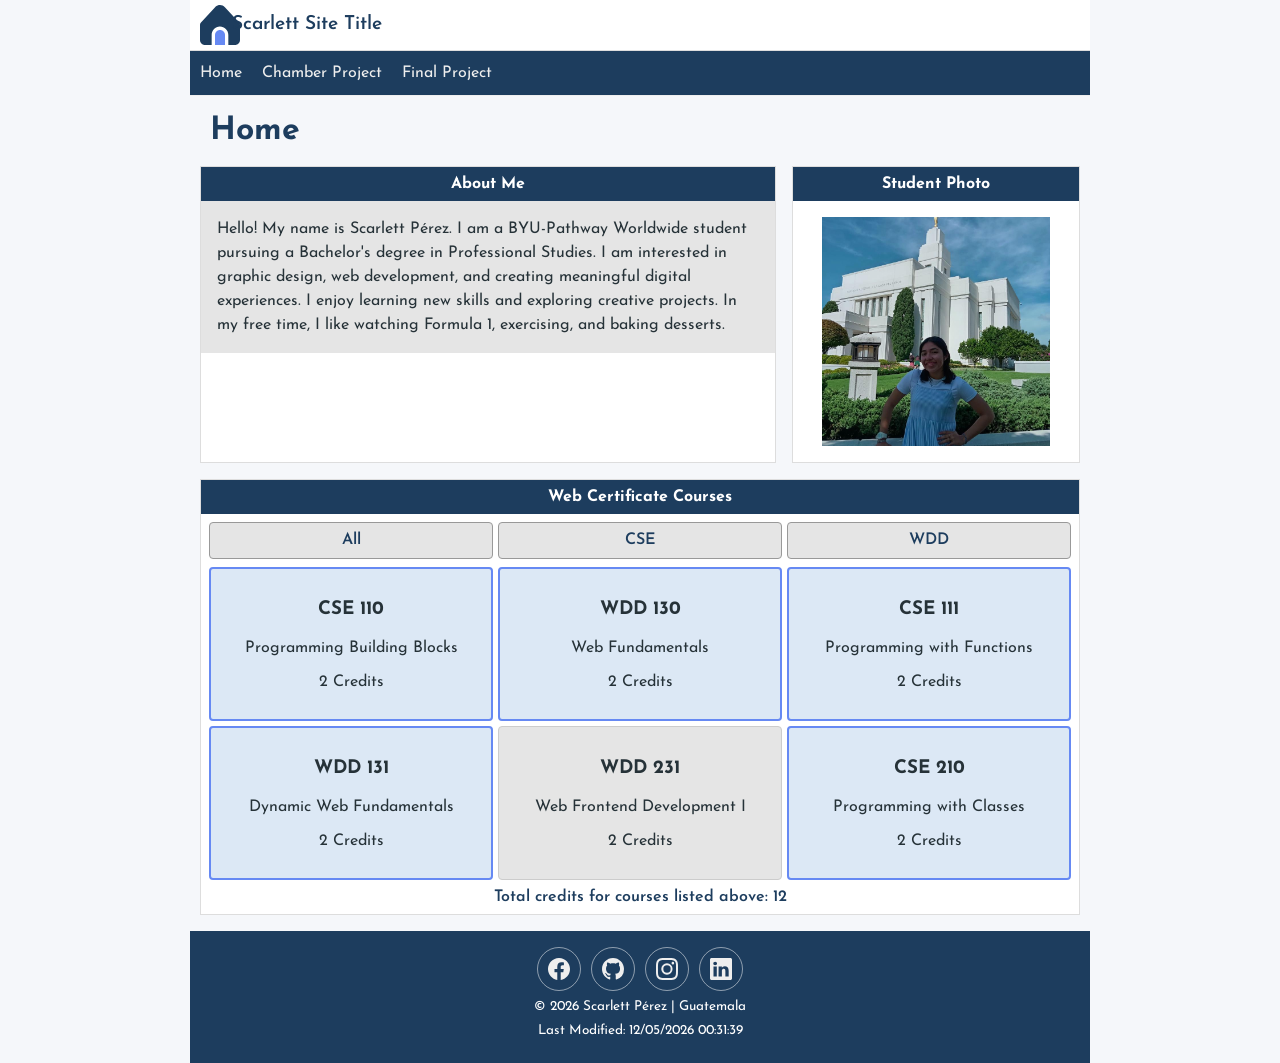
<file: index.html>
<!DOCTYPE html>
<html lang="en">
<head>
    <meta charset="UTF-8">
    <meta name="viewport" content="width=device-width, initial-scale=1.0">
    <title>WDD 231 | Scarlett Pérez</title>

    <meta name="description" content="Scarlett Pérez's WDD 231 course home page, featuring personal information and web development courses.">
    <meta name="author" content="Scarlett Pérez">

    <!-- Open Graph Meta Tags -->
    <meta property="og:title" content="WDD 231 | Scarlett Pérez">
    <meta property="og:description" content="Scarlett Pérez's WDD 231 course home page, featuring personal information and web development courses.">
    <meta property="og:image" content="https://scarperez.github.io/wdd231/images/profile.jpg">
    <meta property="og:url" content="https://scarperez.github.io/wdd231/index.html">
    <meta property="og:type" content="website">

    <!----------Favicon----------->
    <link rel="icon" href="favicon.ico">

    <!--Google Font Here-->
    <link rel="preconnect" href="https://fonts.googleapis.com">
    <link rel="preconnect" href="https://fonts.gstatic.com" crossorigin>
    <link href="https://fonts.googleapis.com/css2?family=Josefin+Sans:wght@300;400;600&display=swap" rel="stylesheet">

    <!-- Style Sheets Here-->
    <link rel="stylesheet" href="styles/normalize.css">
    <link rel="stylesheet" href="styles/small.css">
    <link rel="stylesheet" href="styles/large.css">
    
    <!---------JavaScript Files--------->
    <script src="scripts/navigation.js" defer></script>
    <script src="scripts/date.js" defer></script>
    <script src="scripts/course.js" defer></script>

</head>
<body>
    <header>
        <img src="images/home.svg" alt="Site Logo" width="16" height="16">
        <span>Scarlett Site Title</span>
        <button id="ham-btn" class="hamburger" 
            aria-label="Open navigation menu" 
            aria-controls="nav-bar" 
            aria-expanded="false">
        
        </button>
    </header>

    <nav id="nav-bar" class="navigation">
        <ul>
            <li class="current"><a href="#" aria-current="page">Home</a></li> 
            <li><a href="">Chamber Project</a></li>
            <li><a href="#">Final Project</a></li>
        </ul>

    </nav>

    <main>
        <h1>Home</h1>

        <!-- ABOUT ME AND STUDENT PHOTO -->
        <div class="home-grid">

            <section class="about">
                <h2>About Me</h2>

                <p>
                    Hello! My name is Scarlett Pérez. I am a BYU-Pathway
                    Worldwide student pursuing a Bachelor's degree in
                    Professional Studies. I am interested in graphic design,
                    web development, and creating meaningful digital
                    experiences. I enjoy learning new skills and exploring
                    creative projects. In my free time, I like watching
                    Formula 1, exercising, and baking desserts.
                </p>

            </section>

            <section class="photo">
                <h2>Student Photo</h2>

                <img src="images/profile.jpg"
                     alt="Portrait of Scarlett Pérez"
                     loading="lazy">

            </section>

            <dialog id="course-details"></dialog>

        </div>

        <!-- WEB CERTIFICATE COURSES -->
        <section class="courses">

            <h2>Web Certificate Courses</h2>

            <!-- COURSE FILTERS -->
            <div class="course-filters">

                <button id="all-btn" class="filter-btn" type="button">
                    All
                </button>

                <button id="cse-btn" class="filter-btn" type="button">
                    CSE
                </button>

                <button id="wdd-btn" class="filter-btn" type="button">
                    WDD
                </button>

            </div>

            <!-- COURSE CARDS -->
            <div id="course-container" class="course-container">

                <!-- JavaScript will generate course cards here -->

            </div>

            <!-- TOTAL CREDITS -->
            <p id="credit-total">
                Total credits for courses listed above: 0
            </p>

        </section>
    </main>
    <footer>
        <div class="social">
            <a href="https://www.facebook.com/share/1KMC8Wb4Wd/" target="_blank"><img src="images/facebook.svg" alt="Facebook Logo" width="16" height="16"></a>
            <a href="https://github.com/scarlett-perez" target="_blank"><img src="images/github.svg" alt="GitHub Logo" width="16" height="16"></a>
            <a href="https://www.instagram.com/scar_perez12?exln=am9xeTN2bjR5emhh" target="_blank"><img src="images/instagram.svg" alt="Instagram Logo" width="16" height="16"></a>
            <a href="https://www.linkedin.com/in/scarlett-pérez-1221ed04" target="_blank"><img src="images/linkedin.svg" alt="LinkedIn Logo" width="16" height="16"></a>   
        </div>

         <p>&copy; <span id="currentyear"></span> Scarlett Pérez | Guatemala</p>

        <p>Last Modified: <span id="lastModified"></span></p>

    </footer>
    
    
</body>
</html>
</file>
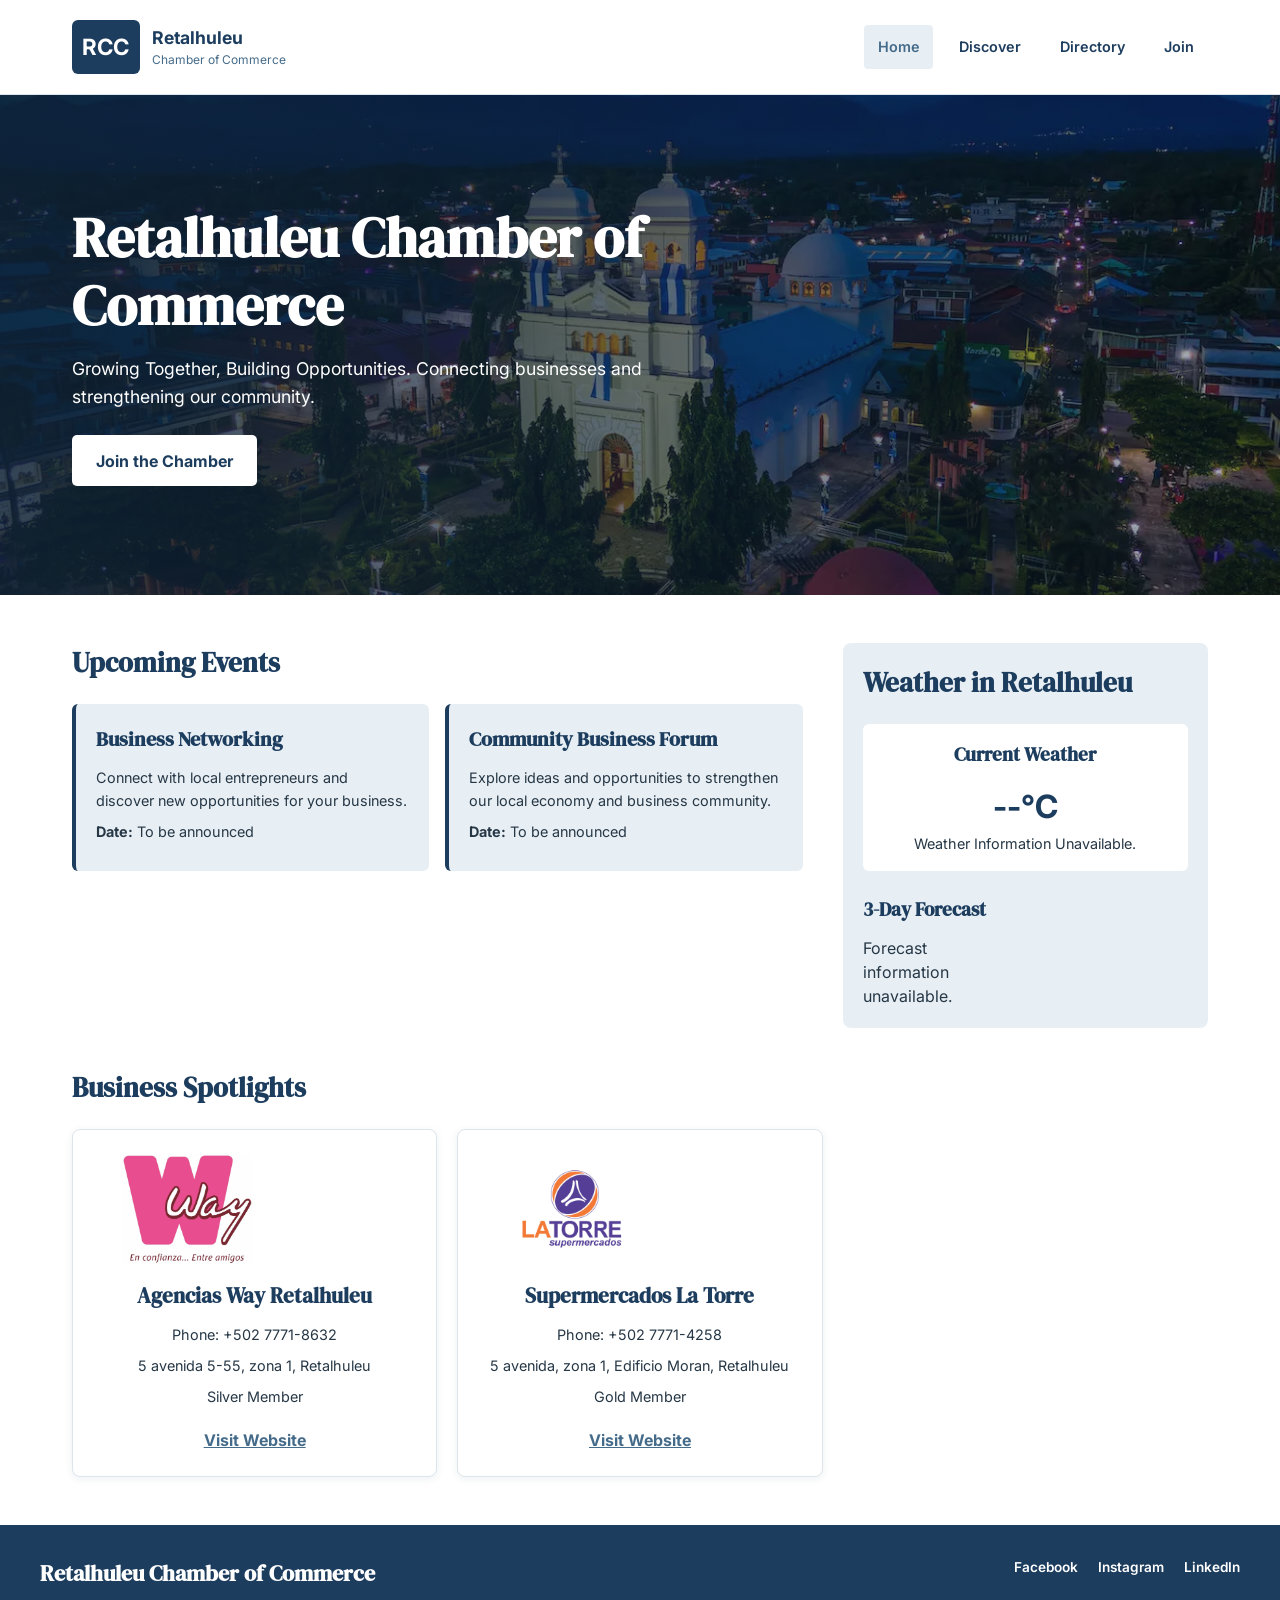
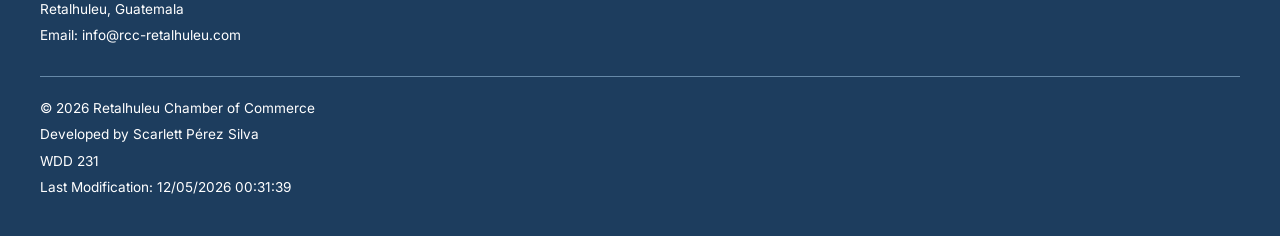
<file: chamber/index.html>
<!DOCTYPE html>
<html lang="en">
<head>
    <meta charset="UTF-8">
    <meta name="viewport" content="width=device-width, initial-scale=1.0">

    <meta name="description" content="Discover business opportunities, connect with local companies, and explore events at the Retalhuleu Chamber of Commerce in Guatemala.">
    <meta name="author" content="Scarlett Pérez Silva">

    <title>Home | Retalhuleu Chamber of Commerce</title>

    <!-- Open Graph Meta Tags -->
    <meta property="og:title" content="Welcome | Retalhuleu Chamber of Commerce">    <meta property="og:description" content="Connect with local businesses and discover opportunities in Retalhuleu, Guatemala.">
    <meta property="og:image" content="https://scarperez.github.io/wdd231/chamber/images/og-image.jpg">
    <meta property="og:url" content="https://scarperez.github.io/wdd231/chamber/index.html">
    <meta property="og:type" content="website">

    <!-- Favicon -->
    <link rel="icon" href="images/favicon.ico">

    <!-- Google Fonts -->
    <link rel="preconnect" href="https://fonts.googleapis.com">
    <link rel="preconnect" href="https://fonts.gstatic.com" crossorigin>
    <link href="https://fonts.googleapis.com/css2?family=DM+Serif+Display&family=Inter:wght@400;500;600;700&display=swap" rel="stylesheet">

    <!-- CSS -->
    <link rel="stylesheet" href="styles/normalize.css">
    <link rel="stylesheet" href="styles/small.css">
    <link rel="stylesheet" href="styles/larger.css">

    <!-- JavaScript -->
    <script src="scripts/main.js" defer></script>
</head>

<body>

    <!-- Header -->
    <header>
        <div class="header-container">

            <a href="index.html" class="brand">
                <span class="brand-acronym">RCC</span>

                <span class="brand-name">
                    <strong>Retalhuleu</strong>
                    <small>Chamber of Commerce</small>
                </span>
            </a>

            <nav class="main-navigation" aria-label="Main navigation">
                <ul>
                    <li>
                        <a href="index.html" aria-current="page">Home</a>
                    </li>

                    <li>
                        <a href="discover.html">Discover</a>
                    </li>

                    <li>
                        <a href="directory.html">Directory</a>
                    </li>

                    <li>
                        <a href="join.html">Join</a>
                    </li>
                </ul>
            </nav>

        </div>
    </header>

    <!-- Main Content -->
    <main>

        <!-- Hero Section -->
        <section class="hero">

            <img
                src="images/retalhuleu-hero.webp"
                alt="Business and commercial activity in Retalhuleu, Guatemala"
                class="hero-image"
            >

            <div class="hero-content">

                <h1>Retalhuleu Chamber of Commerce</h1>
                <p>
                    Growing Together, Building Opportunities. Connecting businesses and strengthening our community.
                </p>

                <a href="join.html" class="hero-button">
                    Join the Chamber
                </a>

            </div>

        </section>

        <!-- Home Information -->
        <div class="home-container">

            <!-- Upcoming Events Section -->
            <section class="events-section">

                <h2>Upcoming Events</h2>

                <div class="events-container">

                    <article class="event-card">
                        <h3>Business Networking</h3>

                        <p>
                            Connect with local entrepreneurs
                            and discover new opportunities
                            for your business.
                        </p>

                        <p>
                            <strong>Date:</strong> To be announced
                        </p>
                    </article>

                    <article class="event-card">
                        <h3>Community Business Forum</h3>

                        <p>
                            Explore ideas and opportunities
                            to strengthen our local economy
                            and business community.
                        </p>

                        <p>
                            <strong>Date:</strong> To be announced
                        </p>
                    </article>

                </div>

            </section>

            <!-- Weather Section -->
            <section class="weather-section">

                <h2>Weather in Retalhuleu</h2>

                <div class="weather-current">

                    <h3>Current Weather</h3>

                    <p id="current-temp">--°C</p>

                    <p id="weather-description">
                        Loading weather...
                    </p>

                </div>

                <div class="weather-forecast">

                    <h3>3-Day Forecast</h3>

                    <div id="forecast-container">
                        <p>Loading forecast...</p>
                    </div>

                </div>

            </section>

            <!-- Business Spotlights Section -->
            <section class="spotlights-section">

                <h2>Business Spotlights</h2>

                <div
                    id="spotlights-container"
                    class="spotlights-container"
                >
                    <p>Loading featured businesses...</p>
                </div>

            </section>

        </div>

    </main>

    <!-- Footer -->
    <footer>

        <div class="footer-container">

            <div class="footer-contact">

                <h2>Retalhuleu Chamber of Commerce</h2>

                <p>Retalhuleu, Guatemala</p>

                <p>Email: info@rcc-retalhuleu.com</p>

            </div>

            <div class="footer-social">

                <a href="#" aria-label="Facebook">Facebook</a>

                <a href="#" aria-label="Instagram">Instagram</a>

                <a href="#" aria-label="LinkedIn">LinkedIn</a>

            </div>

            <div class="footer-development">

                <p>
                    &copy; <span id="currentyear"></span>
                    Retalhuleu Chamber of Commerce
                </p>

                <p>Developed by Scarlett Pérez Silva</p>

                <p>WDD 231</p>

                <p>
                    Last Modification:
                    <span id="lastModified"></span>
                </p>

            </div>

        </div>

    </footer>

</body>
</html>
</file>
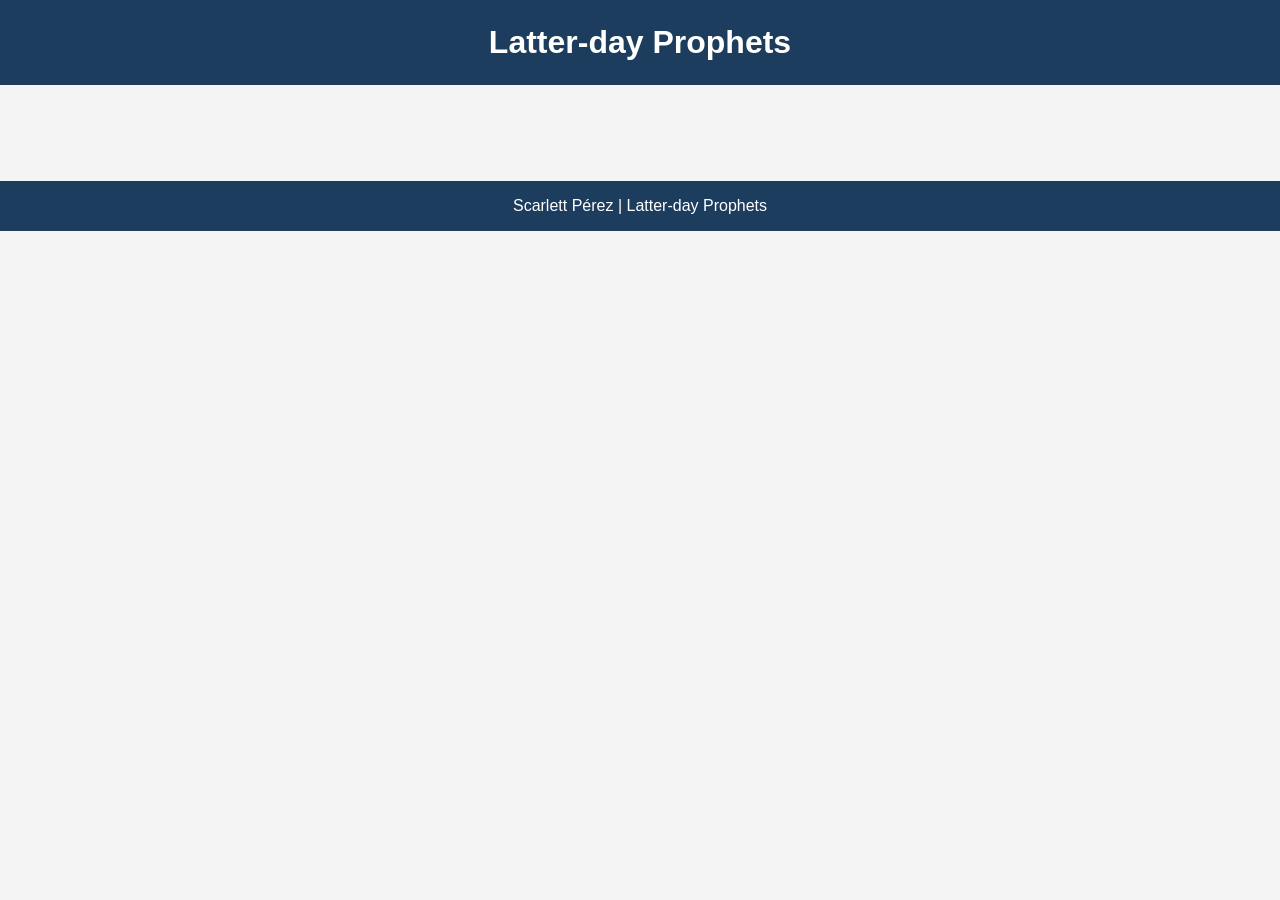
<file: prophets.html>
<!DOCTYPE html>
<html lang="en">
<head>
    <meta charset="UTF-8">
    <meta name="viewport" content="width=device-width, initial-scale=1.0">
    <meta name="description" content="A collection of Latter-day Prophets and information about their lives.">
    <meta name="author" content="Scarlett Pérez">
    <title>Latter-day Prophets</title>

    <link rel="stylesheet" href="styles/prophets.css">
    <script src="scripts/prophets.js" defer></script>
</head>
<body>
    <header>
        <h1>Latter-day Prophets</h1>
    </header>

    <main>
        <div id="cards"></div>
    </main>

    <footer>
        Scarlett Pérez | Latter-day Prophets
    </footer>
</body>
</html>
</file>
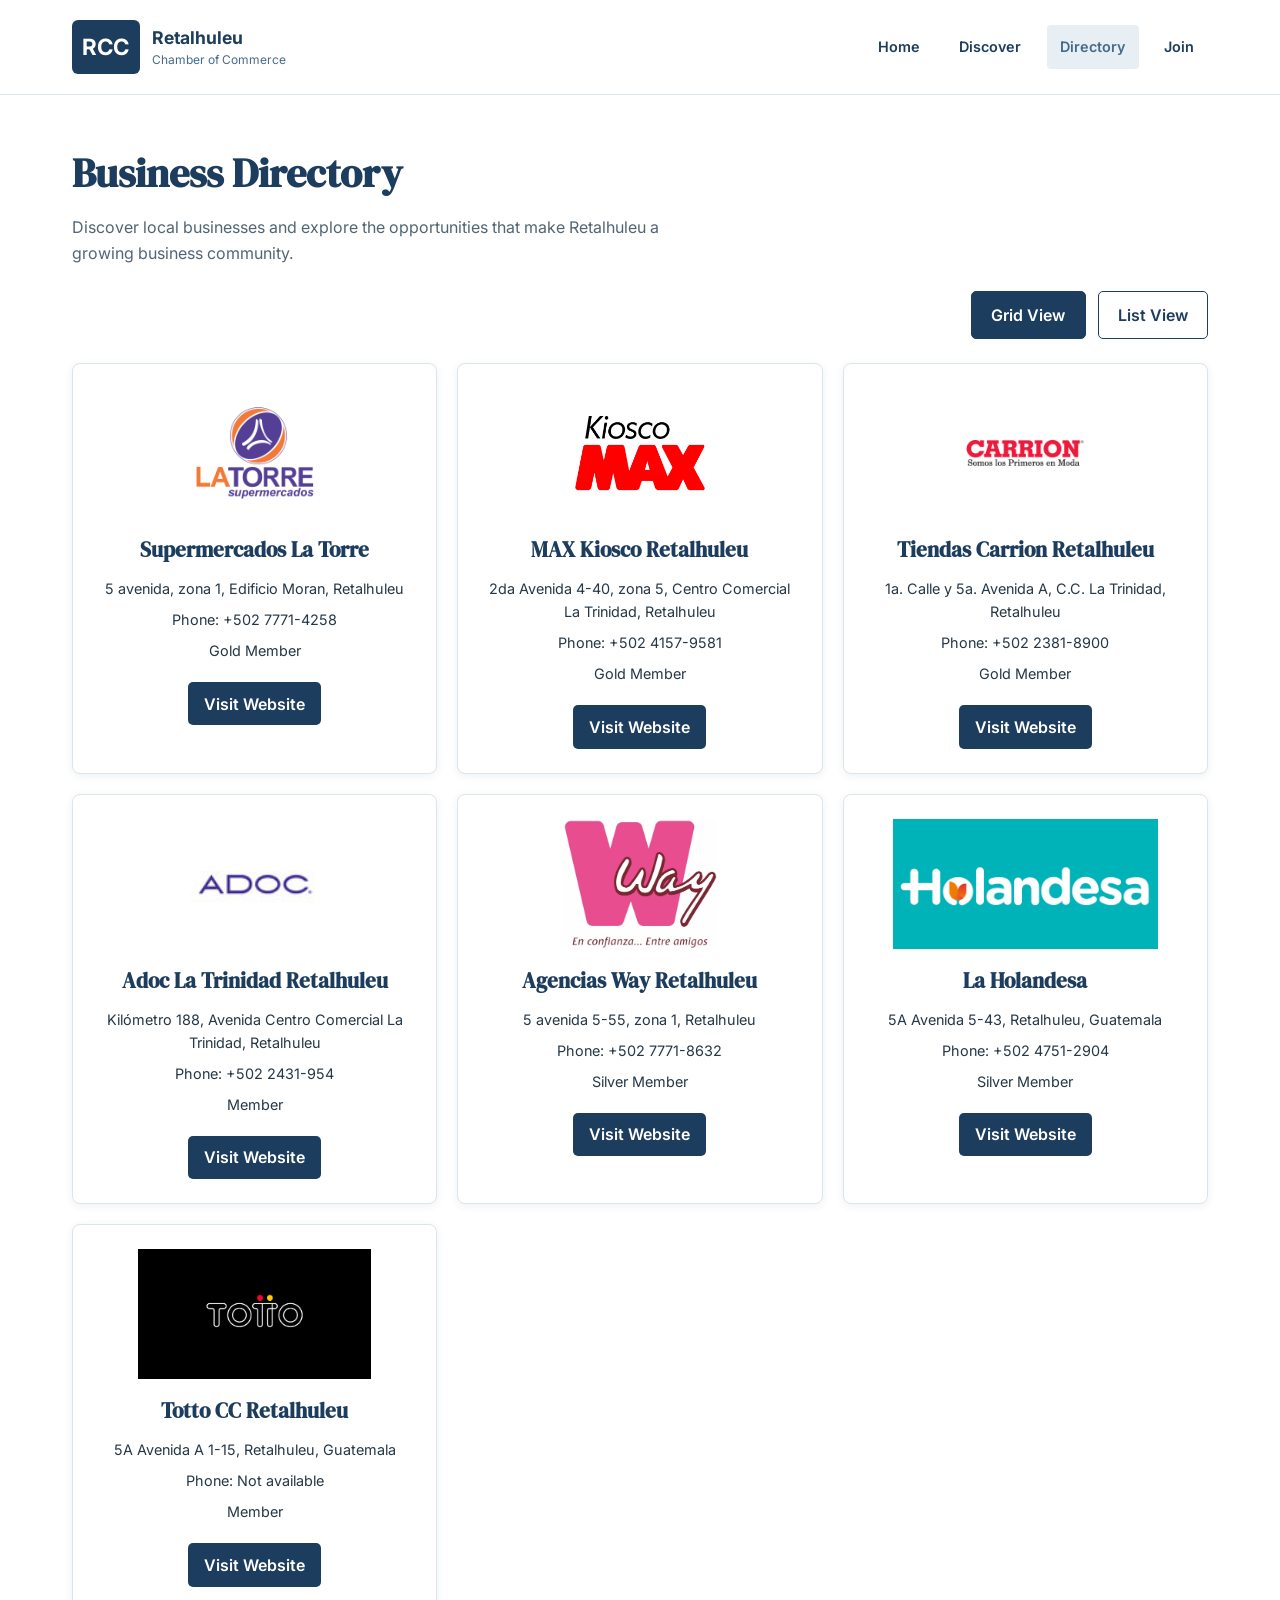
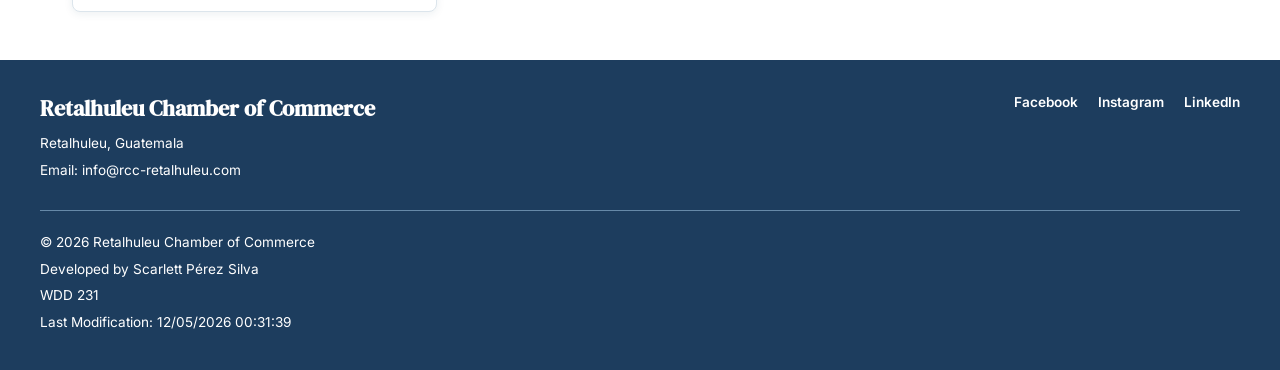
<file: chamber/directory.html>
<!DOCTYPE html>
<html lang="en">
<head>
    <meta charset="UTF-8">
    <meta name="viewport" content="width=device-width, initial-scale=1.0">
    <meta name="description" content="Discover local businesses and connect with the business community through the Retalhuleu Chamber of Commerce in Guatemala.">
    <meta name="author" content="Scarlett Pérez Silva">

    <title>Business Directory | Retalhuleu Chamber of Commerce</title>

    <!-- Open Graph Meta Tags -->
    <meta property="og:title" content="Business Directory | Retalhuleu Chamber of Commerce">
    <meta property="og:description" content="Explore local businesses and discover opportunities in Retalhuleu, Guatemala.">
    <meta property="og:image" content="https://scarperez.github.io/wdd231/chamber/images/og-image.jpg">
    <meta property="og:url" content="https://scarperez.github.io/wdd231/chamber/directory.html">
    <meta property="og:type" content="website">

    <!-- Favicon -->
    <link rel="icon" href="images/favicon.ico">

    <!-- Google Fonts -->
    <link rel="preconnect" href="https://fonts.googleapis.com">
    <link rel="preconnect" href="https://fonts.gstatic.com" crossorigin>
    <link href="https://fonts.googleapis.com/css2?family=DM+Serif+Display&family=Inter:wght@400;500;600;700&display=swap" rel="stylesheet">

    <!-- CSS -->
    <link rel="stylesheet" href="styles/normalize.css">
    <link rel="stylesheet" href="styles/small.css">
    <link rel="stylesheet" href="styles/larger.css">

    <!-- JavaScript -->
    <script src="scripts/main.js" defer></script>
</head>

<body>
    <header>
        <div class="header-container">
            <a href="index.html" class="brand">
                <span class="brand-acronym">RCC</span>
                <span class="brand-name">
                    <strong>Retalhuleu</strong>
                    <small>Chamber of Commerce</small>
                </span>
            </a>

            <nav class="main-navigation" aria-label="Main navigation">
                <ul>
                    <li><a href="index.html">Home</a></li>
                    <li><a href="discover.html">Discover</a></li>
                    <li><a href="directory.html" aria-current="page">Directory</a></li>
                    <li><a href="join.html">Join</a></li>
                </ul>
            </nav>
        </div>
    </header>

    <main>
         <section class="directory-section">
            <h1>Business Directory</h1>

            <p class="directory-intro">
                Discover local businesses and explore the
                opportunities that make Retalhuleu a growing
                business community.
            </p>

            <div class="view-options">
                <button id="grid-view" class="active-view"
                    type="button" aria-pressed="true">
                    Grid View
                </button>

                <button id="list-view" type="button"
                    aria-pressed="false">
                    List View
                </button>
            </div>

            <section id="members-container"
                class="members-grid"
                aria-label="Chamber of Commerce members">
            </section>
        </section>
    </main>

    <footer>
        <div class="footer-container">

            <div class="footer-contact">
                <h2>Retalhuleu Chamber of Commerce</h2>
                <p>Retalhuleu, Guatemala</p>
                <p>Email: info@rcc-retalhuleu.com</p>
            </div>

            <div class="footer-social">
                <a href="#" aria-label="Facebook">Facebook</a>
                <a href="#" aria-label="Instagram">Instagram</a>
                <a href="#" aria-label="LinkedIn">LinkedIn</a>
            </div>

            <div class="footer-development">
                <p>
                    &copy; <span id="currentyear"></span>
                    Retalhuleu Chamber of Commerce
                </p>

                <p>Developed by Scarlett Pérez Silva</p>
                <p>WDD 231</p>

                <p>
                    Last Modification:
                    <span id="lastModified"></span>
                </p>
            </div>

        </div>
    </footer>
</body>
</html>
</file>
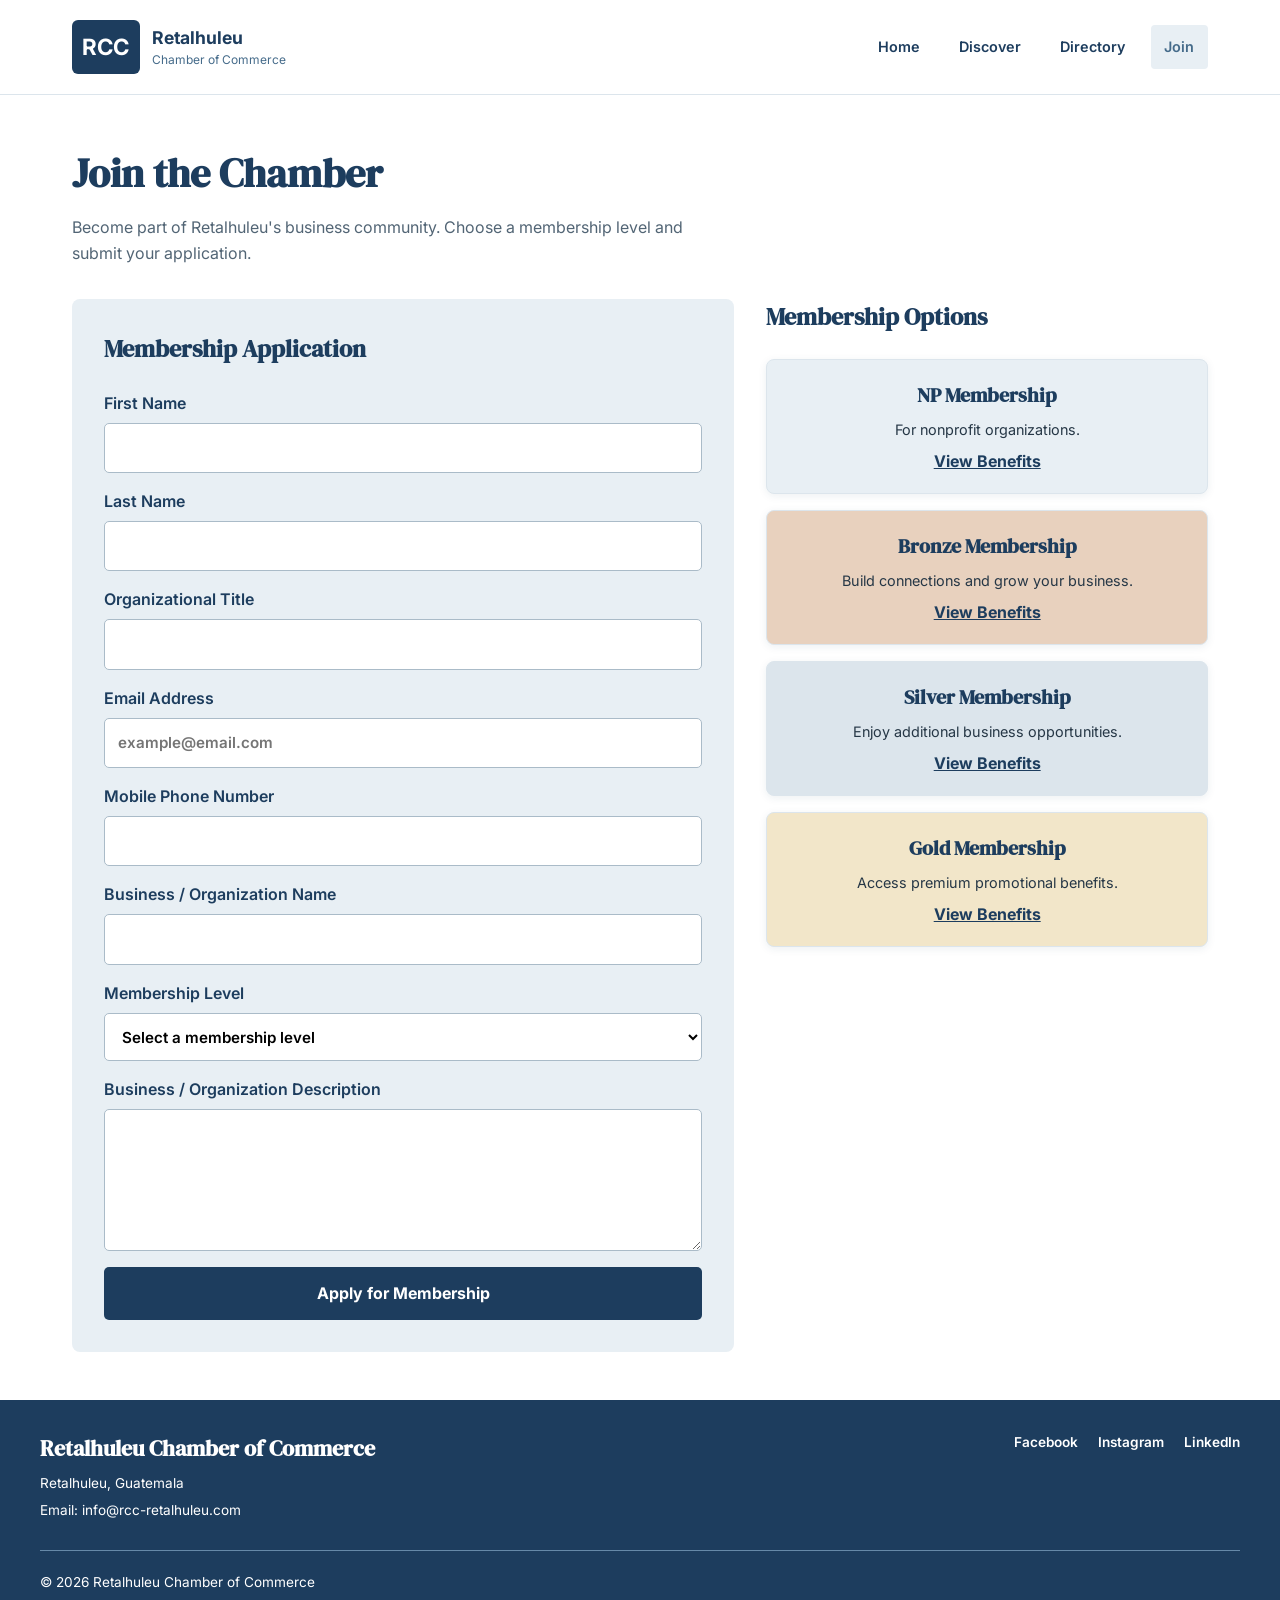
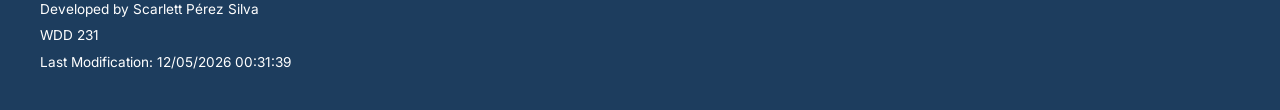
<file: chamber/join.html>
<!DOCTYPE html>
<html lang="en">
<head>
    <meta charset="UTF-8">
    <meta name="viewport" content="width=device-width, initial-scale=1.0">

    <meta name="description" content="Apply for membership at the Retalhuleu Chamber of Commerce and connect with the local business community.">
    <meta name="author" content="Scarlett Pérez Silva">

    <title>Join | Retalhuleu Chamber of Commerce</title>

    <!-- Open Graph -->
    <meta property="og:title" content="Join | Retalhuleu Chamber of Commerce">
    <meta property="og:description" content="Become a member of the Retalhuleu Chamber of Commerce.">
    <meta property="og:image" content="https://scarperez.github.io/wdd231/chamber/images/og-image.jpg">
    <meta property="og:url" content="https://scarperez.github.io/wdd231/chamber/join.html">
    <meta property="og:type" content="website">

    <!-- Favicon -->
    <link rel="icon" href="images/favicon.ico">

    <!-- Google Fonts -->
    <link rel="preconnect" href="https://fonts.googleapis.com">
    <link rel="preconnect" href="https://fonts.gstatic.com" crossorigin>
    <link href="https://fonts.googleapis.com/css2?family=DM+Serif+Display&family=Inter:wght@400;500;600;700&display=swap" rel="stylesheet">

    <!-- CSS -->
    <link rel="stylesheet" href="styles/normalize.css">
    <link rel="stylesheet" href="styles/small.css">
    <link rel="stylesheet" href="styles/larger.css">

    <!-- JavaScript -->
    <script src="scripts/main.js" defer></script>
    <script src="scripts/join.js" defer></script>
</head>

<body>
    <header>
        <div class="header-container">
            <a href="index.html" class="brand">
                <span class="brand-acronym">RCC</span>
                <span class="brand-name">
                    <strong>Retalhuleu</strong>
                    <small>Chamber of Commerce</small>
                </span>
            </a>

            <nav class="main-navigation" aria-label="Main navigation">
                <ul>
                    <li><a href="index.html">Home</a></li>
                    <li><a href="discover.html">Discover</a></li>
                    <li><a href="directory.html">Directory</a></li>
                    <li><a href="join.html" aria-current="page">Join</a></li>
                </ul>
            </nav>
        </div>
    </header>

    <main>
        <section class="join-section">
            <h1>Join the Chamber</h1>

            <p class="join-intro">
                Become part of Retalhuleu's business community.
                Choose a membership level and submit your application.
            </p>

            <div class="join-layout">

                <!-- MEMBERSHIP FORM -->
                <form method="get" action="thankyou.html"
                    class="membership-form">

                    <h2>Membership Application</h2>

                    <label>
                        First Name
                        <input
                            type="text"
                            name="first"
                            title="Enter your first name"
                            autocomplete="given-name"
                            required>
                    </label>

                    <label>
                        Last Name
                        <input
                            type="text"
                            name="last"
                            title="Enter your last name"
                            autocomplete="family-name"
                            required>
                    </label>

                    <label>
                        Organizational Title
                        <input
                            type="text"
                            name="organization-title"
                            title="Enter your organizational title using at least seven letters, spaces, or hyphens"
                            autocomplete="organization-title"
                            pattern="[A-Za-z\s-]{7,}">
                    </label>

                    <label>
                        Email Address
                        <input
                            type="email"
                            name="email"
                            title="Enter a valid email address"
                            autocomplete="email"
                            placeholder="example@email.com"
                            required>
                    </label>

                    <label>
                        Mobile Phone Number
                        <input
                            type="tel"
                            name="phone"
                            title="Enter your mobile phone number"
                            autocomplete="tel"
                            required>
                    </label>

                    <label>
                        Business / Organization Name
                        <input
                            type="text"
                            name="business"
                            title="Enter your business or organization name"
                            autocomplete="organization"
                            required>
                    </label>

                    <label>
                        Membership Level
                        <select name="membership" title="Select a membership level" required>
                            <option value="" disabled selected>Select a membership level</option>
                            <option value="np">NP Membership</option>
                            <option value="bronze">Bronze Membership</option>
                            <option value="silver">Silver Membership</option>
                            <option value="gold">Gold Membership</option>
                        </select>
                    </label>

                    <label>
                        Business / Organization Description
                        <textarea
                            name="description"
                            title="Describe your business or organization"
                            rows="5"></textarea>
                    </label>

                    <input type="hidden" name="timestamp" id="timestamp">

                    <button type="submit">Apply for Membership</button>
                </form>

                <!-- MEMBERSHIP CARDS -->
                <section class="membership-levels"
                    aria-label="Membership levels">

                    <h2>Membership Options</h2>

                    <article class="level-card np-card">
                        <h3>NP Membership</h3>
                        <p>For nonprofit organizations.</p>
                        <a href="#np-modal" class="modal-link">View Benefits</a>
                    </article>

                    <article class="level-card bronze-card">
                        <h3>Bronze Membership</h3>
                        <p>Build connections and grow your business.</p>
                        <a href="#bronze-modal" class="modal-link">View Benefits</a>
                    </article>

                    <article class="level-card silver-card">
                        <h3>Silver Membership</h3>
                        <p>Enjoy additional business opportunities.</p>
                        <a href="#silver-modal" class="modal-link">View Benefits</a>
                    </article>

                    <article class="level-card gold-card">
                        <h3>Gold Membership</h3>
                        <p>Access premium promotional benefits.</p>
                        <a href="#gold-modal" class="modal-link">View Benefits</a>
                    </article>
                </section>
            </div>
        </section>

        <!-- MEMBERSHIP MODALS -->

        <dialog id="np-modal">
            <h2>NP Membership Benefits</h2>
            <p>Designed for nonprofit organizations.</p>
            <ul>
                <li>No membership fee.</li>
                <li>Access to chamber networking activities.</li>
                <li>Community event participation.</li>
                <li>Access to chamber resources.</li>
            </ul>
            <button type="button" class="close-modal">Close</button>
        </dialog>

        <dialog id="bronze-modal">
            <h2>Bronze Membership Benefits</h2>
            <p>A great starting point for local businesses.</p>
            <ul>
                <li>Business directory listing.</li>
                <li>Networking opportunities.</li>
                <li>Access to selected chamber events.</li>
                <li>Member news and updates.</li>
            </ul>
            <button type="button" class="close-modal">Close</button>
        </dialog>

        <dialog id="silver-modal">
            <h2>Silver Membership Benefits</h2>
            <p>More opportunities to promote your business.</p>
            <ul>
                <li>All Bronze membership benefits.</li>
                <li>Discounts on selected events.</li>
                <li>Business training opportunities.</li>
                <li>Featured business promotion.</li>
            </ul>
            <button type="button" class="close-modal">Close</button>
        </dialog>

        <dialog id="gold-modal">
            <h2>Gold Membership Benefits</h2>
            <p>Our premium membership level.</p>
            <ul>
                <li>All Silver membership benefits.</li>
                <li>Priority business spotlight placement.</li>
                <li>Exclusive networking events.</li>
                <li>Additional promotional opportunities.</li>
            </ul>
            <button type="button" class="close-modal">Close</button>
        </dialog>
    </main>

    <footer>
        <div class="footer-container">

            <div class="footer-contact">
                <h2>Retalhuleu Chamber of Commerce</h2>
                <p>Retalhuleu, Guatemala</p>
                <p>Email: info@rcc-retalhuleu.com</p>
            </div>

            <div class="footer-social">
                <a href="#" aria-label="Facebook">Facebook</a>
                <a href="#" aria-label="Instagram">Instagram</a>
                <a href="#" aria-label="LinkedIn">LinkedIn</a>
            </div>

            <div class="footer-development">
                <p>
                    &copy; <span id="currentyear"></span>
                    Retalhuleu Chamber of Commerce
                </p>
                <p>Developed by Scarlett Pérez Silva</p>
                <p>WDD 231</p>
                <p>Last Modification: <span id="lastModified"></span></p>
            </div>

        </div>
    </footer>
</body>
</html>
</file>
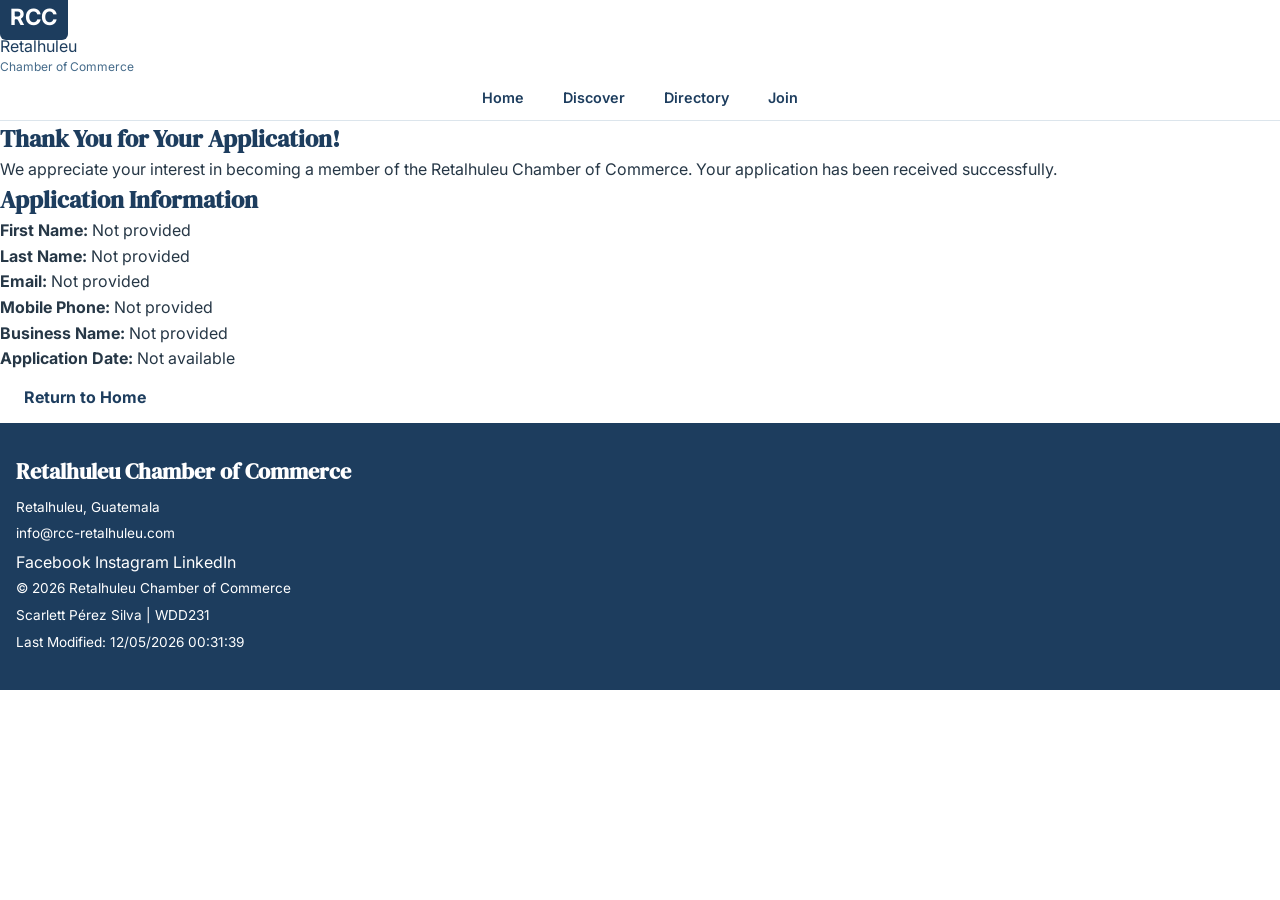
<file: chamber/thankyou.html>
<!DOCTYPE html>
<html lang="en">
<head>
    <meta charset="UTF-8">
    <meta name="viewport" content="width=device-width, initial-scale=1.0">

    <meta name="description" content="Thank you for applying to the Retalhuleu Chamber of Commerce. Review your membership application details.">
    <meta name="author" content="Scarlett Pérez Silva">

    <title>Thank You | Retalhuleu Chamber of Commerce</title>

    <meta property="og:title" content="Thank You | Retalhuleu Chamber of Commerce">
    <meta property="og:description" content="Thank you for your interest in joining the Retalhuleu Chamber of Commerce.">
    <meta property="og:image" content="https://scarperez.github.io/wdd231/chamber/images/og-image.jpg">
    <meta property="og:url" content="https://scarperez.github.io/wdd231/chamber/thankyou.html">

    <link rel="icon" href="images/favicon.ico">

    <link rel="preconnect" href="https://fonts.googleapis.com">
    <link rel="preconnect" href="https://fonts.gstatic.com" crossorigin>
    <link href="https://fonts.googleapis.com/css2?family=DM+Serif+Display&family=Inter:wght@400;500;600;700&display=swap" rel="stylesheet">

    <link rel="stylesheet" href="styles/normalize.css">
    <link rel="stylesheet" href="styles/small.css">
    <link rel="stylesheet" href="styles/larger.css">

    <script src="scripts/main.js" defer></script>
    <script src="scripts/thankyou.js" defer></script>
</head>

<body>
    <!-- Copia aquí el mismo header de join.html -->
    <header>
        <div class="brand">
            <a href="index.html" class="brand-link">
                <span class="brand-acronym">RCC</span>
                <span class="brand-name">
                    Retalhuleu
                    <small>Chamber of Commerce</small>
                </span>
            </a>
        </div>

        <nav class="main-navigation">
            <ul>
                <li><a href="index.html">Home</a></li>
                <li><a href="discover.html">Discover</a></li>
                <li><a href="directory.html">Directory</a></li>
                <li><a href="join.html">Join</a></li>
            </ul>
        </nav>
    </header>

    <main>
        <section class="thankyou-section">
            <h1>Thank You for Your Application!</h1>

            <p>
                We appreciate your interest in becoming a member of the
                Retalhuleu Chamber of Commerce. Your application has been
                received successfully.
            </p>

            <h2>Application Information</h2>

            <div class="application-details">
                <p><strong>First Name:</strong> <span id="first-name"></span></p>
                <p><strong>Last Name:</strong> <span id="last-name"></span></p>
                <p><strong>Email:</strong> <span id="email"></span></p>
                <p><strong>Mobile Phone:</strong> <span id="phone"></span></p>
                <p><strong>Business Name:</strong> <span id="business"></span></p>
                <p><strong>Application Date:</strong> <span id="timestamp"></span></p>
            </div>

            <a href="index.html" class="hero-button">Return to Home</a>
        </section>
    </main>

    <!-- Copia aquí el mismo footer de join.html -->
    <footer>
        <div>
            <h2>Retalhuleu Chamber of Commerce</h2>
            <p>Retalhuleu, Guatemala</p>
            <p>info@rcc-retalhuleu.com</p>
        </div>

        <div class="social-links">
            <a href="#" aria-label="Facebook">Facebook</a>
            <a href="#" aria-label="Instagram">Instagram</a>
            <a href="#" aria-label="LinkedIn">LinkedIn</a>
        </div>

        <div>
            <p>&copy; <span id="currentyear"></span> Retalhuleu Chamber of Commerce</p>
            <p>Scarlett Pérez Silva | WDD231</p>
            <p>Last Modified: <span id="lastModified"></span></p>
        </div>
    </footer>
</body>
</html>
</file>
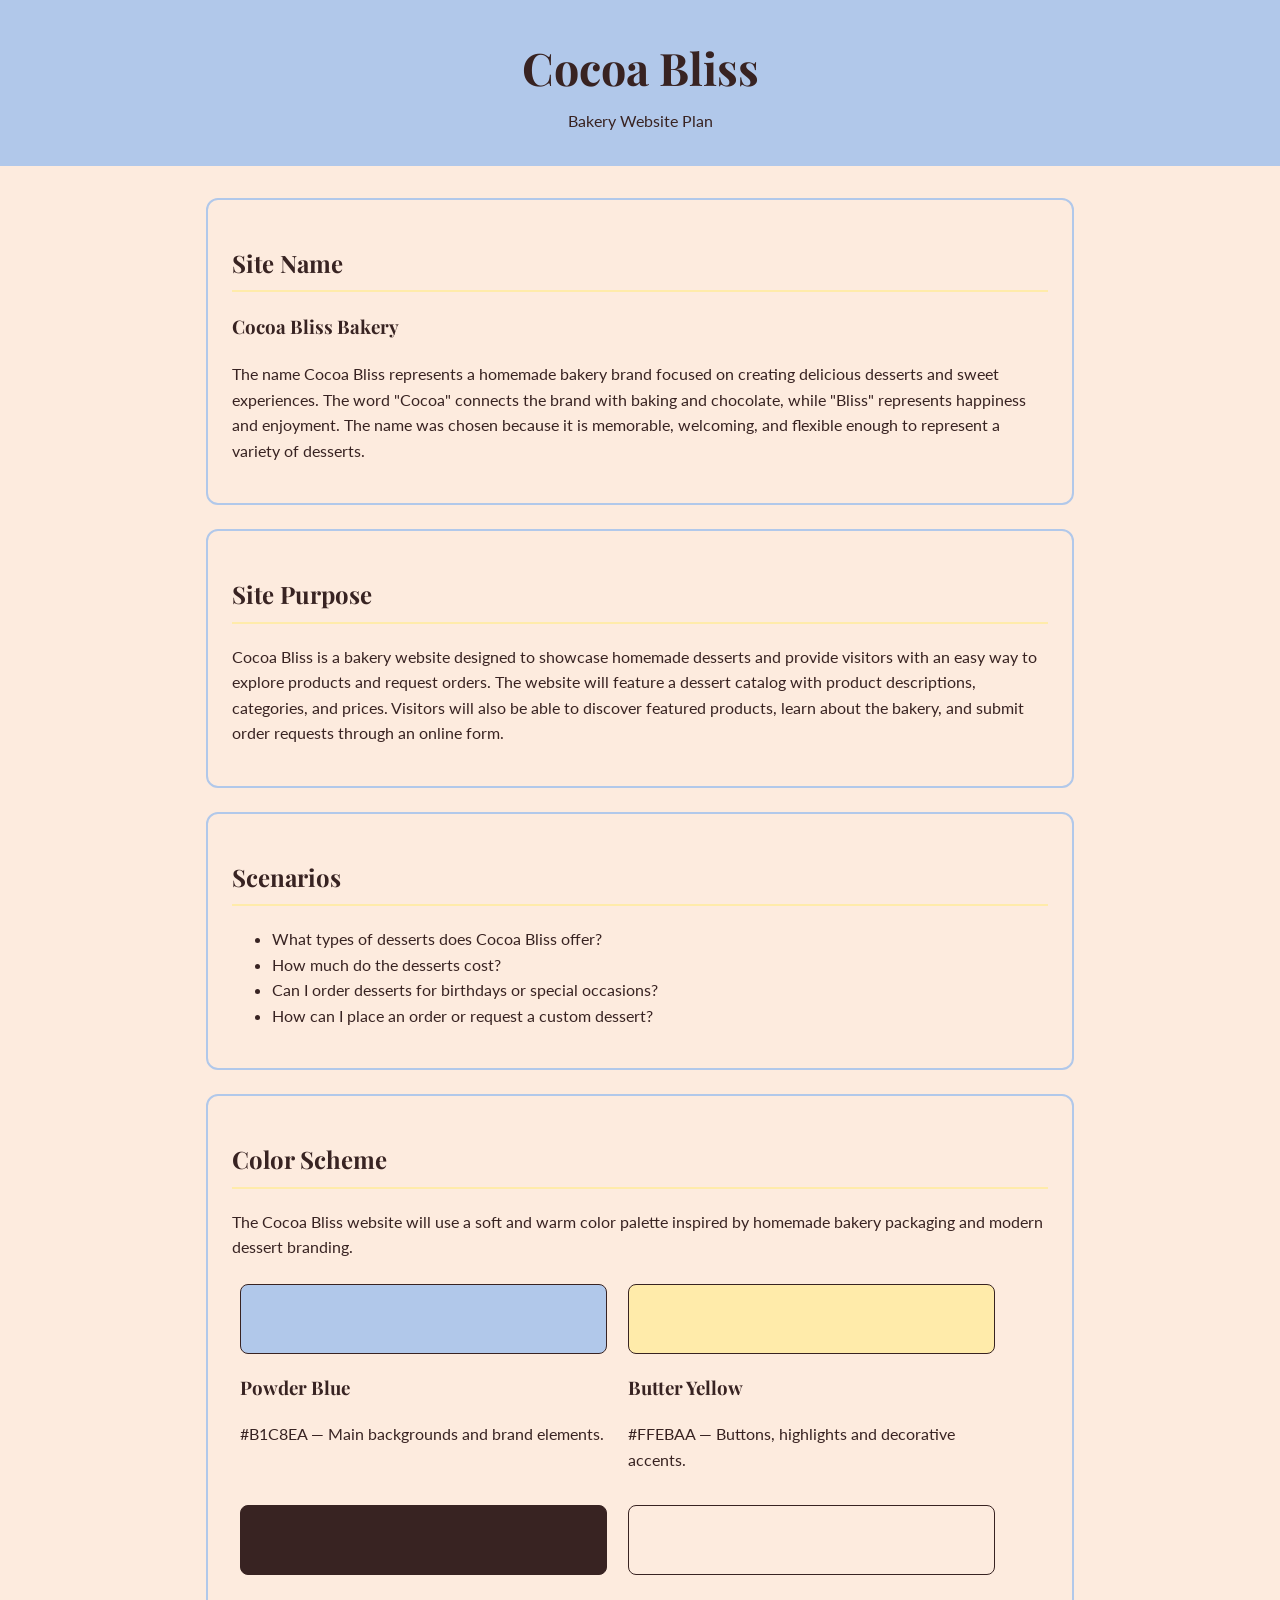
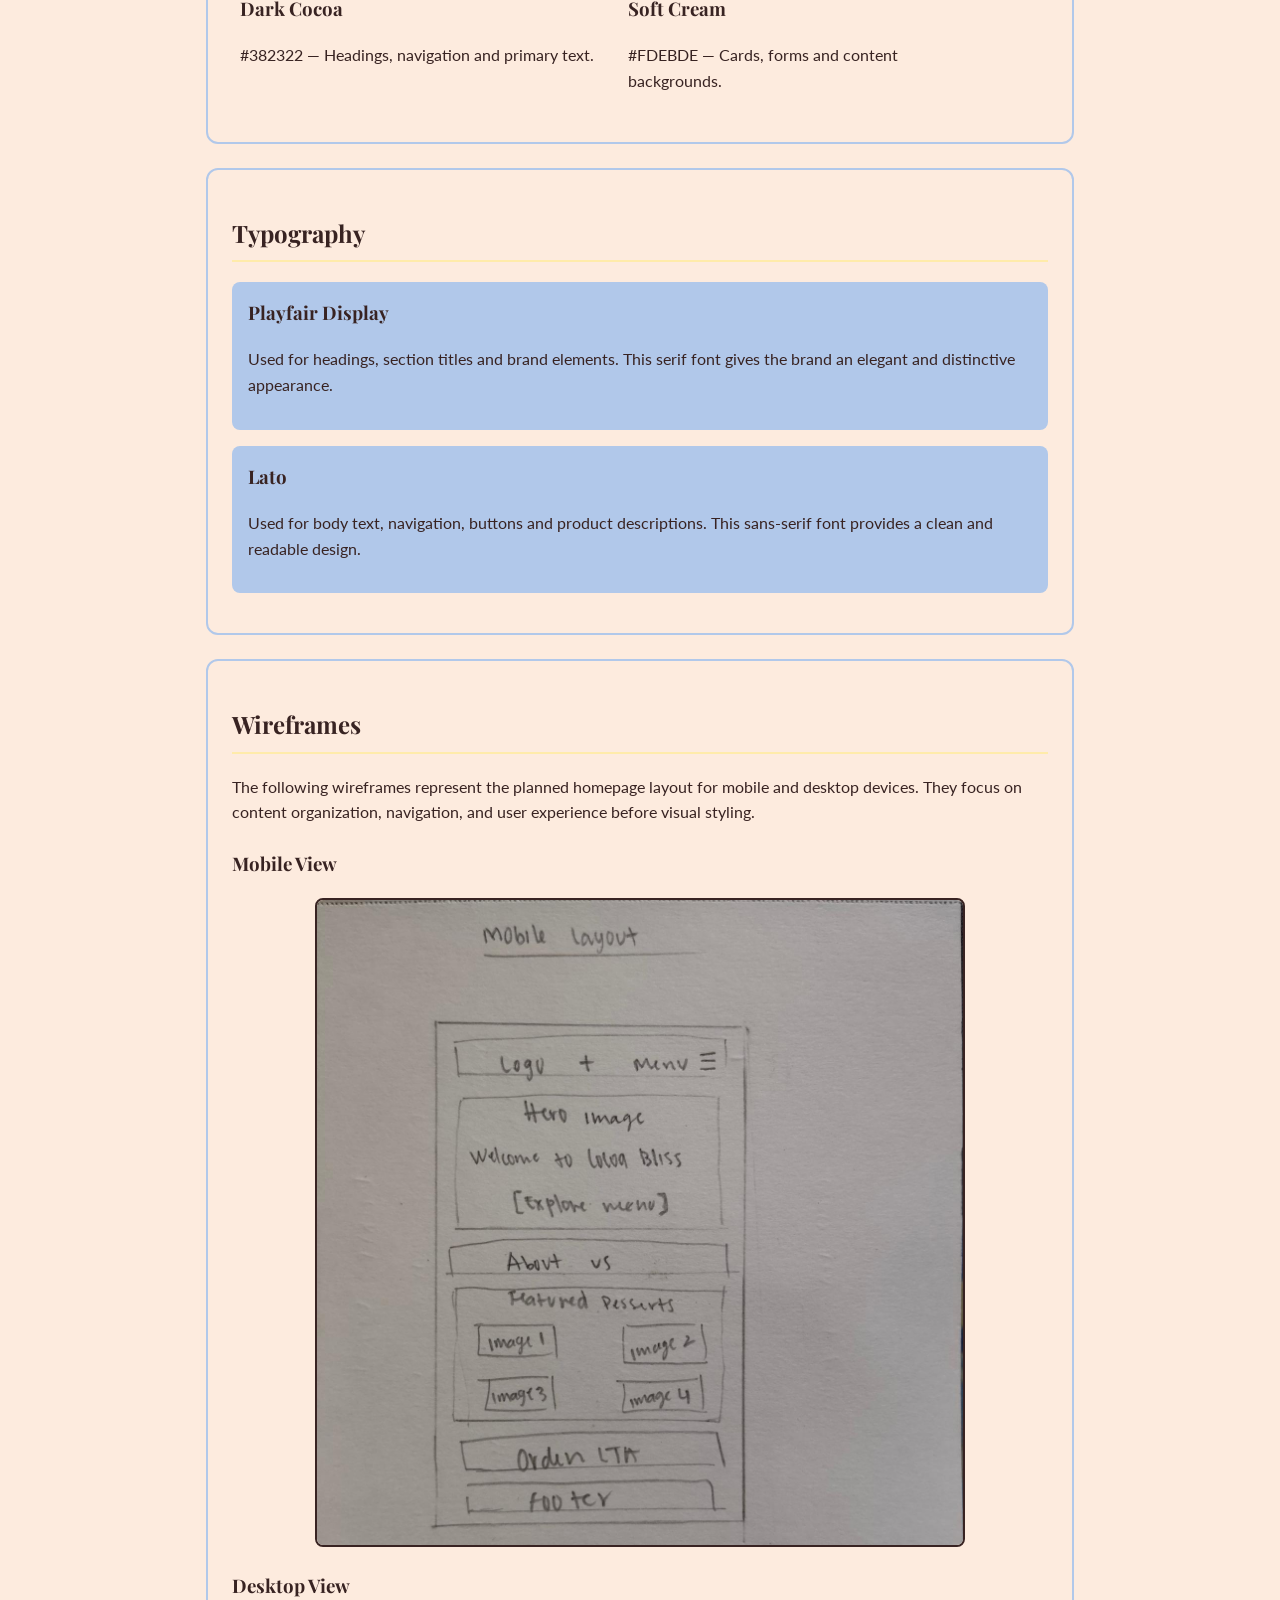
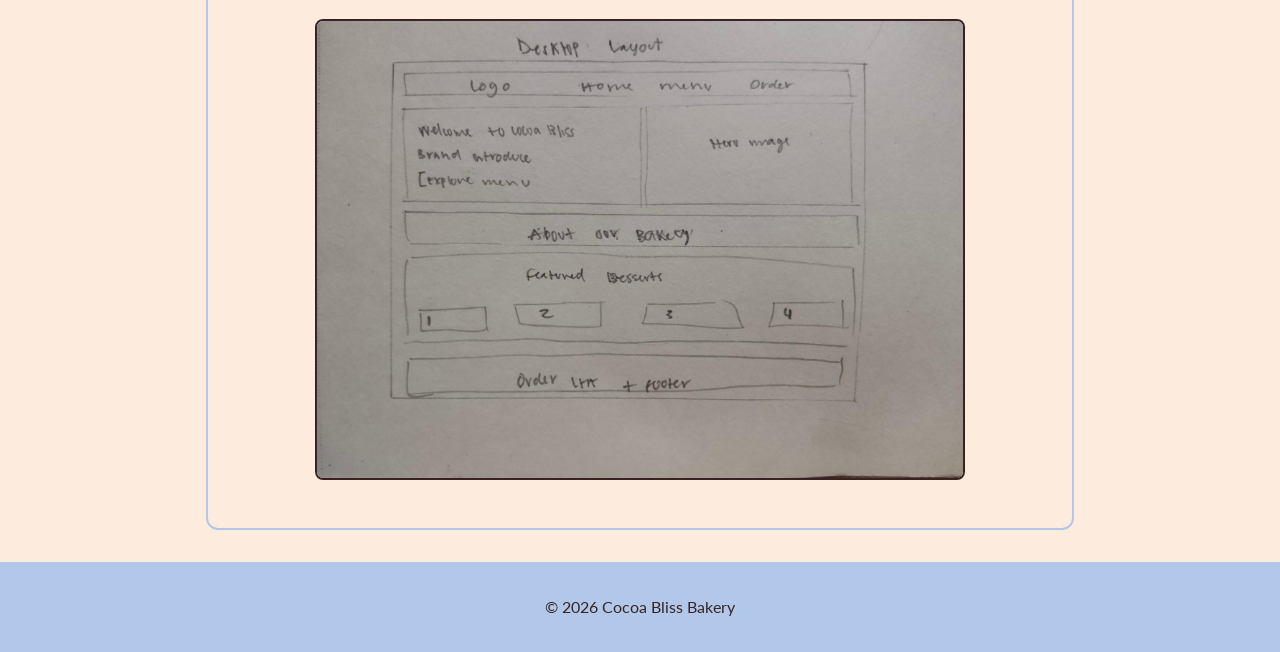
<file: final/siteplan.html>
<!DOCTYPE html>
<html lang="en">
<head>
    <meta charset="UTF-8">
    <meta name="viewport" content="width=device-width, initial-scale=1.0">
    <meta name="description" content="Website plan for Cocoa Bliss Bakery, a homemade dessert brand.">
    <meta name="author" content="Scarlett Perez">
    
    <title>Cocoa Bliss | Site Plan</title>

    <link rel="stylesheet" href="styles/siteplan.css">
</head>
<body>

    <header>
        <h1>Cocoa Bliss</h1>
        <p>Bakery Website Plan</p>
    </header>

    <main>
        <section>
            <h2>Site Name</h2>
            <h3>Cocoa Bliss Bakery</h3>

            <p>
                The name Cocoa Bliss represents a homemade bakery
                brand focused on creating delicious desserts and
                sweet experiences. The word "Cocoa" connects the
                brand with baking and chocolate, while "Bliss"
                represents happiness and enjoyment. The name was
                chosen because it is memorable, welcoming, and
                flexible enough to represent a variety of desserts.
            </p>
        </section>

        <section>
            <h2>Site Purpose</h2>

            <p>
                Cocoa Bliss is a bakery website designed to showcase
                homemade desserts and provide visitors with an easy
                way to explore products and request orders. The
                website will feature a dessert catalog with product
                descriptions, categories, and prices. Visitors will
                also be able to discover featured products, learn
                about the bakery, and submit order requests through
                an online form.
            </p>
        </section>

        <section>
            <h2>Scenarios</h2>

            <ul>
                <li>What types of desserts does Cocoa Bliss offer?</li>
                <li>How much do the desserts cost?</li>
                <li>Can I order desserts for birthdays or special occasions?</li>
                <li>How can I place an order or request a custom dessert?</li>
            </ul>
        </section>

        <section>
            <h2>Color Scheme</h2>

            <p>
                The Cocoa Bliss website will use a soft and warm
                color palette inspired by homemade bakery packaging
                and modern dessert branding.
            </p>

            <div class="color-item">
                <div class="color-box powder-blue"></div>
                <h3>Powder Blue</h3>
                <p>#B1C8EA — Main backgrounds and brand elements.</p>
            </div>

            <div class="color-item">
                <div class="color-box butter-yellow"></div>
                <h3>Butter Yellow</h3>
                <p>#FFEBAA — Buttons, highlights and decorative accents.</p>
            </div>

            <div class="color-item">
                <div class="color-box dark-cocoa"></div>
                <h3>Dark Cocoa</h3>
                <p>#382322 — Headings, navigation and primary text.</p>
            </div>

            <div class="color-item">
                <div class="color-box soft-cream"></div>
                <h3>Soft Cream</h3>
                <p>#FDEBDE — Cards, forms and content backgrounds.</p>
            </div>
        </section>

        <section>
            <h2>Typography</h2>

            <div class="font-item">
                <h3>Playfair Display</h3>
                <p>
                    Used for headings, section titles and brand elements.
                    This serif font gives the brand an elegant and
                    distinctive appearance.
                </p>
            </div>

            <div class="font-item">
                <h3>Lato</h3>
                <p>
                    Used for body text, navigation, buttons and product
                    descriptions. This sans-serif font provides a clean
                    and readable design.
                </p>
            </div>
        </section>

        <section>
            <h2>Wireframes</h2>

            <p>
                The following wireframes represent the planned
                homepage layout for mobile and desktop devices.
                They focus on content organization, navigation,
                and user experience before visual styling.
            </p>

            <div class="wireframe">
                <h3>Mobile View</h3>
                <img src="images/wireframe-mobile.jpg"
                    alt="Hand-drawn wireframe showing the Cocoa Bliss homepage layout for mobile devices">
            </div>

            <div class="wireframe">
                <h3>Desktop View</h3>
                <img src="images/wireframe-desktop.jpg"
                    alt="Hand-drawn wireframe showing the Cocoa Bliss homepage layout for desktop devices">
            </div>
        </section>

    </main>

    <footer>
        <p>&copy; 2026 Cocoa Bliss Bakery</p>
    </footer>

</body>
</html>
</file>
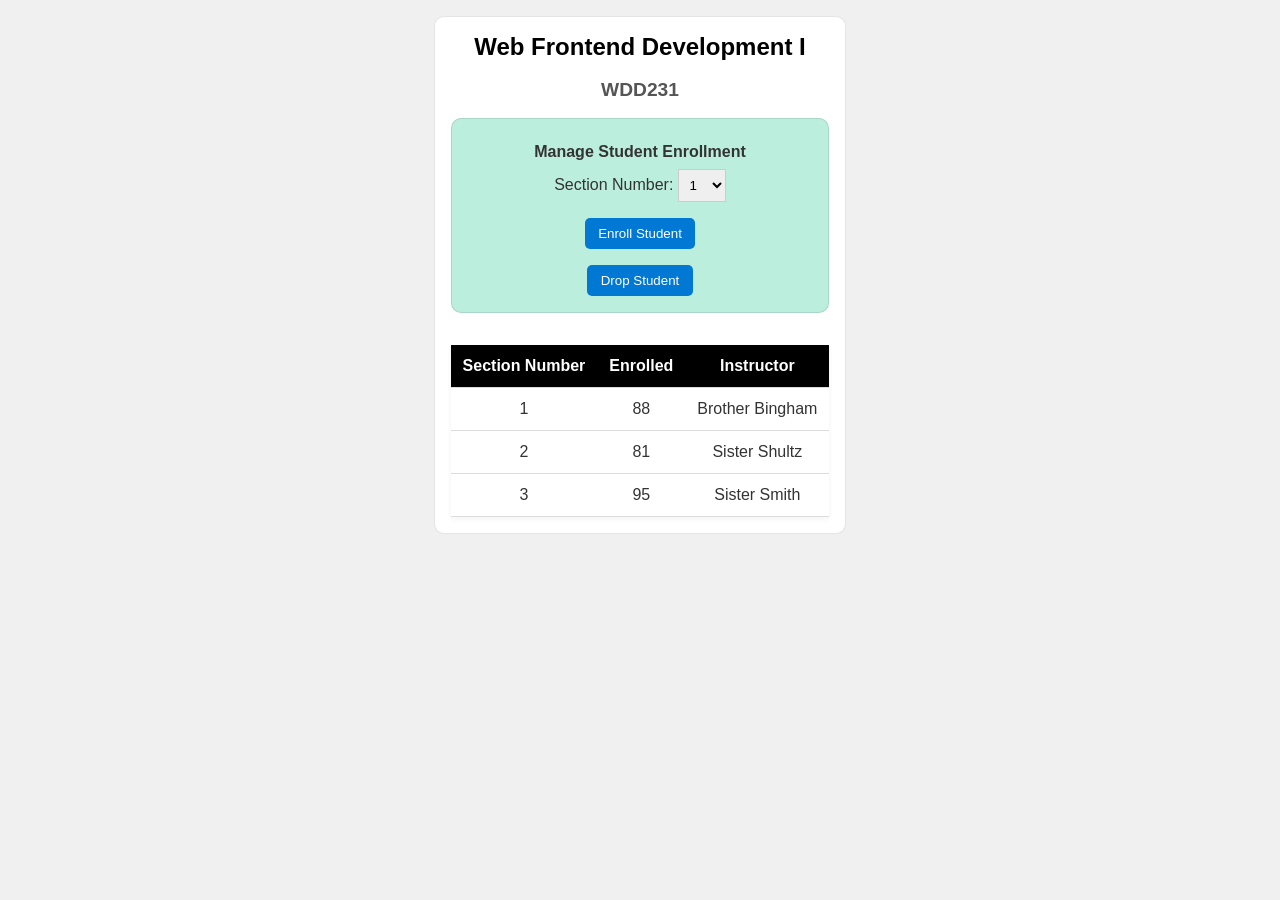
<file: week3/modules.html>
<!DOCTYPE html>
<html lang="en">
<head>
  <meta charset="UTF-8">
  <meta name="viewport" content="width=device-width, initial-scale=1.0">
  <meta name="description" content="WDD231 modular JavaScript activity">
  <title>WDD231 - JavaScript Modules</title>
  <link rel="stylesheet" href="styles/modules.css">
  <script type="module" src="scripts/modules.mjs"></script>
</head>
<body>
  <main>
    <h1 id="courseName"></h1>
    <h2 id="courseCode"></h2>

    <form id="enrollment">
      <p>Manage Student Enrollment</p>

      <label for="sectionNumber">Section Number:</label>
      <select id="sectionNumber"></select>

      <button type="button" id="enrollStudent">
        Enroll Student
      </button>

      <button type="button" id="dropStudent">
        Drop Student
      </button>
    </form>

    <table>
      <thead>
        <tr>
          <th>Section Number</th>
          <th>Enrolled</th>
          <th>Instructor</th>
        </tr>
      </thead>
      <tbody id="sections"></tbody>
    </table>
  </main>
</body>
</html>
</file>
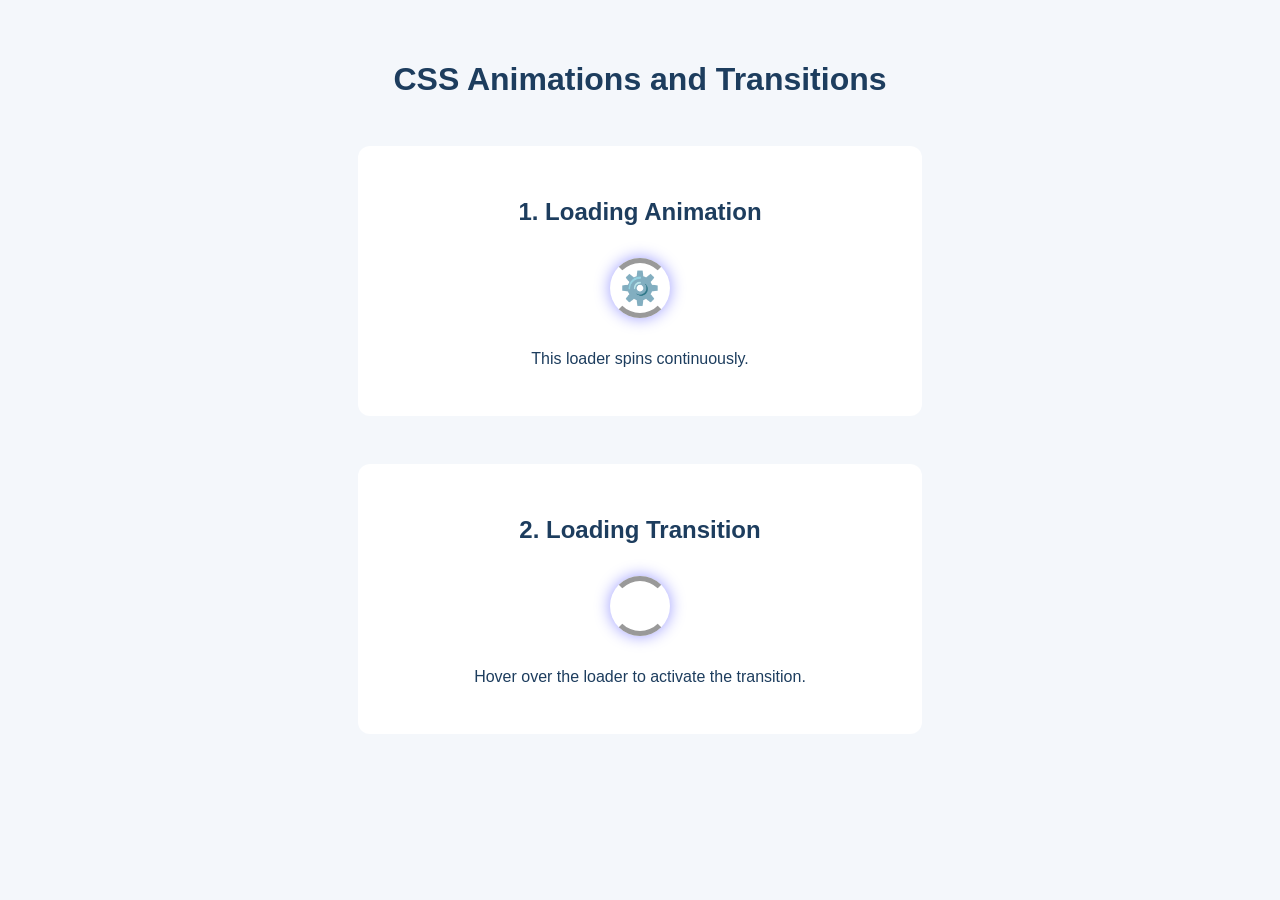
<file: week4/animations.html>
<!DOCTYPE html>
<html lang="en">
<head>
    <meta charset="UTF-8">
    <meta name="viewport" content="width=device-width, initial-scale=1.0">
    <title>CSS Animations and Transitions</title>
    <link rel="stylesheet" href="styles/animations.css">
</head>
<body>

    <h1>CSS Animations and Transitions</h1>

    <section>
        <h2>1. Loading Animation</h2>
        <div class="loader"></div>
        <p>This loader spins continuously.</p>
    </section>

    <section>
        <h2>2. Loading Transition</h2>
        <div class="loader-t"></div>
        <p>Hover over the loader to activate the transition.</p>
    </section>

</body>
</html>
</file>
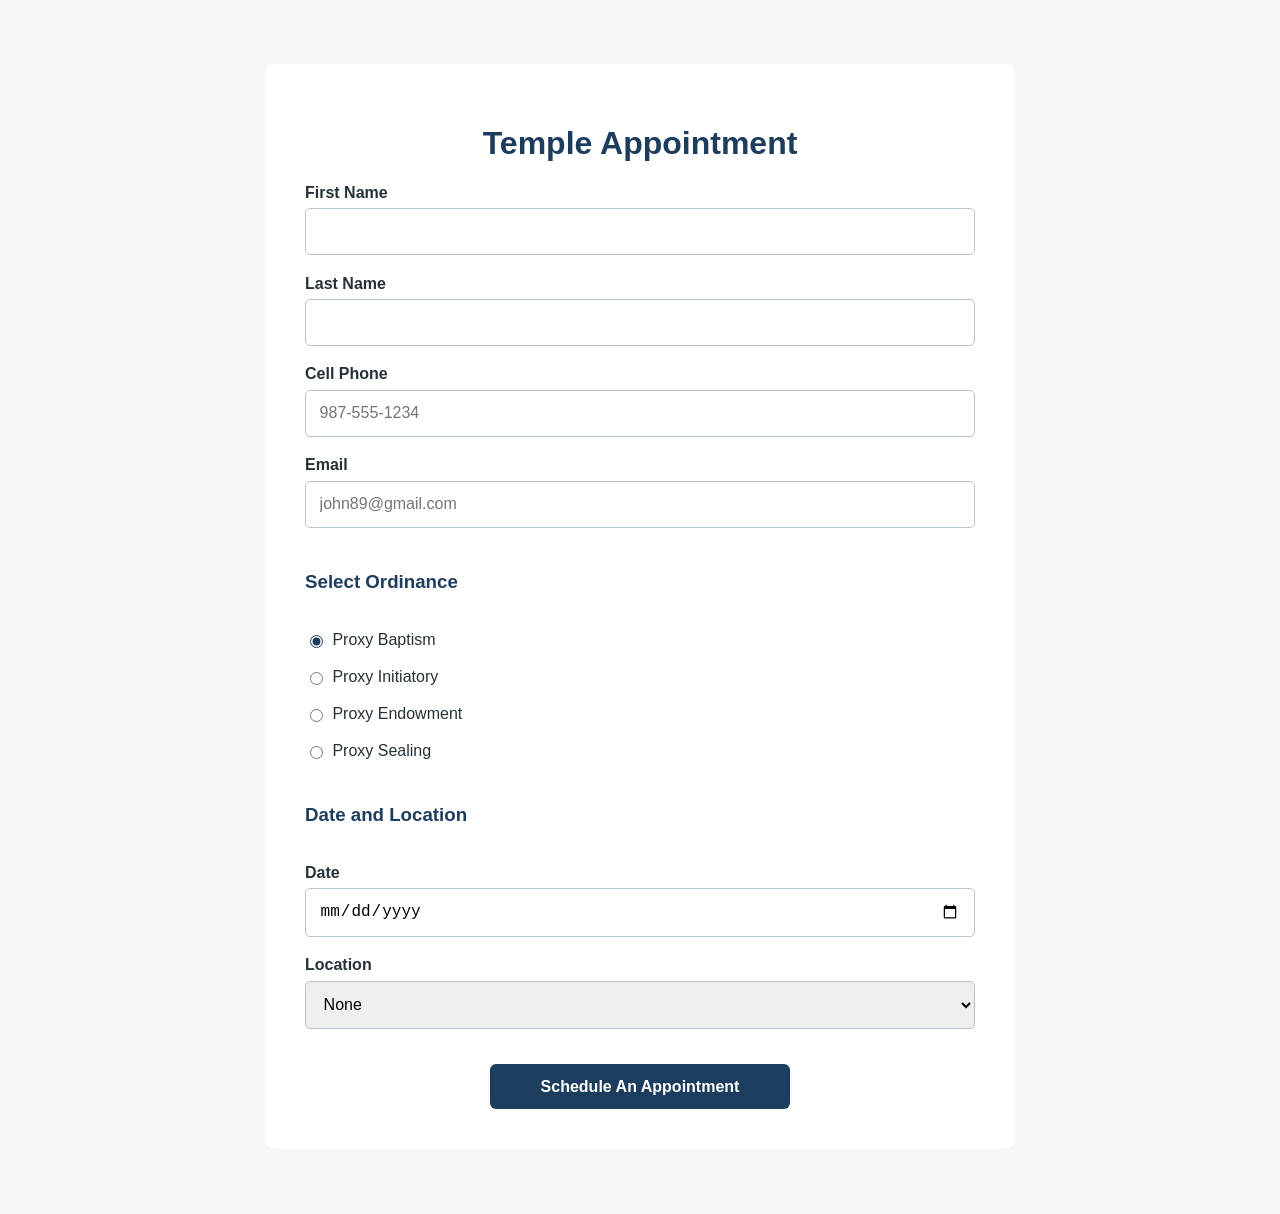
<file: week4/form.html>
<!DOCTYPE html>
<html lang="en">

<head>
    <meta charset="UTF-8">
    <meta name="viewport" content="width=device-width, initial-scale=1.0">
    <meta name="description" content="Temple appointment form">
    <meta name="author" content="Paul Cheney">

    <link rel="stylesheet" href="styles/small.css">
    <link rel="stylesheet" href="styles/large.css">

    <title>Temple Appointment</title>
</head>

<body>
    <main>
        <h1>Temple Appointment</h1>

        <form method="GET" action="thanks.html" class="designOne">

            <label>
                First Name
                <input type="text" name="first" required
                    autocomplete="given-name" title="Your First Name">
            </label>

            <label>
                Last Name
                <input type="text" name="last" required
                    autocomplete="family-name" title="Your Last Name">
            </label>

            <label>
                Cell Phone
                <input type="tel" name="phone"
                    autocomplete="tel" title="A Phone Number with dashes"
                    placeholder="987-555-1234">
            </label>

            <label>
                Email
                <input type="email" name="email" required
                    placeholder="john89@gmail.com"
                    title="Your Email" autocomplete="email">
            </label>

            <h3>Select Ordinance</h3>

            <label>
                <input type="radio" name="ordinance"
                    value="Baptism" checked>
                Proxy Baptism
            </label>

            <label>
                <input type="radio" name="ordinance"
                    value="Initiatory">
                Proxy Initiatory
            </label>

            <label>
                <input type="radio" name="ordinance"
                    value="Endowment">
                Proxy Endowment
            </label>

            <label>
                <input type="radio" name="ordinance"
                    value="Sealing">
                Proxy Sealing
            </label>

            <h3>Date and Location</h3>

            <label>
                Date
                <input type="date" name="date" required>
            </label>

            <label>
                Location
                <select name="location" required>
                    <option value="">None</option>
                    <option value="Payson">Payson</option>
                    <option value="Orem">Orem</option>
                    <option value="Provo City Center">Provo City Center</option>
                </select>
            </label>

            <input type="submit" value="Schedule An Appointment">

        </form>
    </main>
</body>

</html>
</file>
<file: styles/small.css>
/* ----------------COLOR SCHEME-------------------
Primary: #1D3D5E (Deep Slate Blue)
Secondary: #6689F3 (Ice Blue)
Background: #F5F7FA
Text: #263238
-------------------------------------------------*/ 

/****************** SITE WIDE ********************/
*{
    font-family: "Josefin Sans", sans-serif;
    box-sizing: border-box;
}

body {
    margin: 0;
    background-color: #F5F7FA;
    color: #263238;
}

h1 {
    color: #1D3D5E;
    margin: 1rem 10px;
}

h2 {
    background-color: #1D3D5E;
    color: white;
    text-align: center;
    font-size: 1rem;
    padding: .5rem;
    margin: 0;
}

/* ----------------HEADER------------------- */
header {
    display: grid;
    grid-template-columns: 40px 1fr 44px;
    align-items: center;
    padding: 5px 0 5px 10px;
    border-bottom: solid 1px #ddd;
    column-gap: 8px;
    background-color: white;
}

header img {
    display: block;
    width: 40px;   
    height: 40px;   
}

header span {
    font-size: 1.2rem;
    font-weight: 600;
    color: #1D3D5E
}

/*************** HAMBURGER ****************/
.hamburger {
    width: 44px;   
    height: 44px;
    background: none;
    border: none;
    color: #1D3D5E;
    cursor: pointer;
    font-size: 1.8rem;
}
.hamburger::before {
    content: "\2630";
}

.hamburger.show::before {
    content: "\00D7";
}

/*************** NAVIGATION ****************/
.navigation {
    display: none;
    background-color:#1D3D5E;

}
.navigation.show {
    display: block;
}
.navigation ul {
    list-style: none;
    margin: 0;
    padding: 0;
}
.navigation a {
    display: block;
    padding: .8rem 10px;
    color:#eee;
    text-decoration: none;
    border-bottom: solid 1px rgba(255,255,255,.2);
    transition: background-color .2s ease;
}
.navigation li.current {
    background-color: #1d3d5e;
}

.navigation a:hover {
    background-color: #6689F3;
    color: #1d3d5e;
}

/****************** MAIN ********************/

main {
    padding: 1px 10px 1rem;
}

.home-grid {
    display: grid;
    grid-template-columns: 1fr;
    gap: 1rem;
}

/****************** ABOUT ME ********************/

.about {
    background-color: white;
    border: 1px solid #ddd;
}

.about p {
    background-color: #e5e5e5;
    margin: 0;
    padding: 1rem;
    line-height: 1.5;
}

/****************** STUDENT PHOTO ********************/

.photo {
    background-color: white;
    border: 1px solid #ddd;
    text-align: center;
}

.photo img {
    display: block;
    width: 80%;
    max-width: 250px;
    aspect-ratio: 1 / 1;
    object-fit: cover;
    margin: 1rem auto;
}

/****************** WEB CERTIFICATE COURSES ********************/

.courses {
    margin-top: 1rem;
    background-color: white;
    border: 1px solid #ddd;
}

.course-filters {
    display: grid;
    grid-template-columns: repeat(3, 1fr);
    gap: 5px;
    padding: .5rem;
}

.filter-btn {
    padding: .5rem;
    border: 1px solid #999;
    border-radius: 4px;
    background-color: #e5e5e5;
    color: #1D3D5E;
    font-weight: 600;
    cursor: pointer;
}

.filter-btn:hover,
.filter-btn.active {
    background-color: #1D3D5E;
    color: white;
}

/* Course cards generated with JavaScript */

.course-container {
    display: grid;
    grid-template-columns: 1fr;
    gap: 5px;
    padding: 0 .5rem;
}

.course-card {
    padding: .7rem;
    text-align: center;
    background-color: #e5e5e5;
    border: 1px solid #ccc;
    border-radius: 4px;
    color: #263238;
}

.course-card.completed {
    background-color: #dce8f5;
    border: 2px solid #6689F3;
}

#credit-total {
    text-align: center;
    font-weight: 600;
    color: #1D3D5E;
    padding: .5rem;
    margin: 0;
}

/*************** FOOTER ****************/
footer {
    background-color: #1D3D5E;
    color: white;
    padding: 1rem 10px;
    text-align: center;
}
.social{
    display:flex;
    justify-content: center;
    column-gap: 10px;
}
.social a {
    display: flex;
    justify-content: center;
    align-items: center;
    width: 44px;
    height: 44px;
    border: solid 1px rgba(255,255,255,.5);
    border-radius: 22px;
}
.social img {
    width: 22px;
    height: 22px;
}
.social a:hover {
    background-color: #6689F3;
}
footer p {
    margin: .5rem 0;
    font-size: .85rem;
}


/* COURSE DETAILS MODAL */
dialog {
    width: 90%;
    max-width: 600px;
    padding: 2rem;
    border: 1px solid rgb(0 0 0 / 10%);
    border-radius: 12px;
    background-color: #fff;
    color: #333;
    box-shadow: 0 0 3rem rgb(0 0 0 / 30%);
}

dialog::backdrop {
    background-color: rgb(0 0 0 / 55%);
}

dialog h2 {
    color: #1D3D5E;
    margin-top: 0;
}

dialog h3 {
    color: #6689F3;
}

dialog p {
    line-height: 1.6;
}

dialog button {
    position: absolute;
    top: 15px;
    right: 15px;
    padding: 0.4rem 0.7rem;
    border: none;
    border-radius: 5px;
    background-color: #1D3D5E;
    color: white;
    cursor: pointer;
}

dialog button:hover {
    background-color: #6689F3;
}

/* COURSE CARDS AS BUTTONS */
.course-card {
    font-family: inherit;
    cursor: pointer;
    text-align: center;
}

.course-card:focus-visible {
    outline: 3px solid #6689F3;
    outline-offset: 3px;
}
</file>
<file: styles/large.css>
@media only screen and (min-width: 38rem) {
    
    header, main, nav, footer {
        max-width: 900px;
        margin: 0 auto;
    }

    header {
        grid-template-columns: 24px auto;
    }

    .hamburger {
        display: none;
    }

    .navigation {
        display: block;
        border-bottom: solid 1px #eee;
    }

    .navigation ul {
        display: flex;
    }
    
    .navigation a {
        border: none;
    }

     /* Main content */
    .home-grid {
        display: grid;
        grid-template-columns: 2fr 1fr;
        gap: 1rem;
    }

    .about, .photo {
        height: 100%;
    }

    /* Certificate courses */
    .course-container {
        grid-template-columns: repeat(3, 1fr);
    }

}
</file>
<file: chamber/styles/small.css>
/* ==============================
   GENERAL STYLES
================================ */

:root {
    --primary-color: #1D3D5E;
    --secondary-color: #456B8A;
    --background-color: #E8EFF4;
    --white-color: #FFFFFF;
    --text-color: #263746;

    --heading-font: "DM Serif Display", serif;
    --body-font: "Inter", sans-serif;
}

body {
    font-family: var(--body-font);
    color: var(--text-color);
    background-color: var(--white-color);
}

h1,
h2,
h3 {
    font-family: var(--heading-font);
    color: var(--primary-color);
}

p {
    line-height: 1.6;
}


/* ==============================
   HEADER
================================ */

header {
    background-color: var(--white-color);
    border-bottom: 1px solid #DCE5EC;
}

.header-container {
    display: flex;
    flex-direction: column;
    align-items: center;
    gap: 1rem;
    padding: 1.25rem 1rem;
}

.brand {
    display: flex;
    align-items: center;
    gap: 0.75rem;
}

.brand-acronym {
    background-color: var(--primary-color);
    color: var(--white-color);
    font-size: 1.4rem;
    font-weight: 700;
    padding: 0.65rem;
    border-radius: 6px;
}

.brand-name {
    display: flex;
    flex-direction: column;
    color: var(--primary-color);
}

.brand-name strong {
    font-size: 1.1rem;
}

.brand-name small {
    font-size: 0.75rem;
    color: var(--secondary-color);
}

.main-navigation {
    width: 100%;
}

.main-navigation ul {
    display: flex;
    justify-content: center;
    flex-wrap: wrap;
    gap: 0.5rem;
}

.main-navigation a {
    display: block;
    padding: 0.6rem 0.7rem;
    font-size: 0.85rem;
    font-weight: 600;
    color: var(--primary-color);
    border-radius: 4px;
}

.main-navigation a:hover,
.main-navigation a[aria-current="page"] {
    background-color: var(--background-color);
    color: var(--secondary-color);
}


/* ==============================
   DIRECTORY
================================ */

.directory-section {
    max-width: 1200px;
    margin: 0 auto;
    padding: 2rem 1rem;
}

.directory-section h1 {
    font-size: 2rem;
    margin-bottom: 0.75rem;
}

.directory-intro {
    max-width: 650px;
    margin-bottom: 1.5rem;
    color: #526575;
}

.view-options {
    display: flex;
    justify-content: center;
    gap: 0.75rem;
    margin: 1.5rem 0;
}

.view-options button {
    padding: 0.7rem 1.2rem;
    border: 1px solid var(--primary-color);
    border-radius: 5px;
    background-color: var(--white-color);
    color: var(--primary-color);
    font-weight: 600;
}

.view-options button:hover,
.view-options .active-view {
    background-color: var(--primary-color);
    color: var(--white-color);
}

.members-grid {
    display: grid;
    grid-template-columns: 1fr;
    gap: 1.25rem;
}


/* ==============================
   FOOTER
================================ */

footer {
    background-color: var(--primary-color);
    color: var(--white-color);
    padding: 2rem 1rem;
}

.footer-container {
    max-width: 1200px;
    margin: 0 auto;
    display: flex;
    flex-direction: column;
    gap: 1.5rem;
    text-align: center;
}

footer h2 {
    color: var(--white-color);
    font-size: 1.4rem;
    margin-bottom: 0.5rem;
}

footer p {
    font-size: 0.85rem;
    margin: 0.3rem 0;
}

.footer-social {
    display: flex;
    justify-content: center;
    gap: 1.25rem;
}

.footer-social a {
    font-size: 0.85rem;
    font-weight: 600;
}

.footer-social a:hover {
    text-decoration: underline;
}

.footer-development {
    border-top: 1px solid #6689A8;
    padding-top: 1rem;
}


/* ==============================
   MEMBER CARDS
================================ */

.member-card {
    background-color: var(--white-color);
    border: 1px solid #DCE5EC;
    border-radius: 8px;
    padding: 1.5rem;
    text-align: center;
    box-shadow: 0 2px 8px rgba(29, 61, 94, 0.08);
}

.member-card img {
    width: 100%;
    height: 130px;
    object-fit: contain;
    margin-bottom: 1rem;
}

.member-card h2 {
    font-size: 1.3rem;
    margin-bottom: 0.75rem;
}

.member-card p {
    font-size: 0.9rem;
    margin-bottom: 0.5rem;
}

.member-card a {
    display: inline-block;
    margin-top: 0.75rem;
    padding: 0.6rem 1rem;
    background-color: var(--primary-color);
    color: var(--white-color);
    border-radius: 5px;
    font-weight: 600;
}

.member-card a:hover {
    background-color: var(--secondary-color);
}

/* LIST VIEW */

.members-list {
    display: flex;
    flex-direction: column;
    gap: 0.75rem;
}

.members-list .member-card {
    display: flex;
    flex-direction: column;
    align-items: center;
}

.members-list .member-card img {
    max-width: 180px;
}


/* FOOTER LINK CONTRAST */

footer a,
footer a:visited {
    color: var(--white-color);
}

footer a:hover {
    color: var(--background-color);
    text-decoration: underline;
}


/* ==============================
   HOME PAGE - HERO SECTION
================================ */

.hero {
    position: relative;
    min-height: 380px;
    display: flex;
    align-items: center;
    overflow: hidden;
    background-color: var(--primary-color);
}

.hero-image {
    position: absolute;
    inset: 0;
    width: 100%;
    height: 100%;
    object-fit: cover;
    object-position: center;
}

.hero::after {
    content: "";
    position: absolute;
    inset: 0;
    background: linear-gradient(
        90deg,
        rgba(15, 35, 55, 0.85),
        rgba(15, 35, 55, 0.35)
    );
}

.hero-content {
    position: relative;
    z-index: 1;
    max-width: 700px;
    padding: 3rem 1.5rem;
    color: var(--white-color);
}

.hero-content h1 {
    color: var(--white-color);
    font-size: 2.2rem;
    line-height: 1.2;
    margin-bottom: 1rem;
}

.hero-content p {
    font-size: 1rem;
    margin-bottom: 1.5rem;
}

.hero-button {
    display: inline-block;
    padding: 0.85rem 1.5rem;
    background-color: var(--white-color);
    color: var(--primary-color);
    border-radius: 5px;
    font-weight: 700;
    transition: background-color 0.2s ease;
}

.hero-button:hover {
    background-color: var(--background-color);
}


/* ==============================
   HOME PAGE - MAIN CONTAINER
================================ */

.home-container {
    max-width: 1200px;
    margin: 0 auto;
    padding: 2rem 1rem;
    display: grid;
    grid-template-columns: 1fr;
    gap: 2rem;
}

.home-container section {
    min-width: 0;
}

.home-container h2 {
    font-size: 1.7rem;
    margin-bottom: 1.25rem;
}


/* ==============================
   UPCOMING EVENTS
================================ */

.events-container {
    display: grid;
    grid-template-columns: 1fr;
    gap: 1rem;
}

.event-card {
    padding: 1.25rem;
    background-color: var(--background-color);
    border-left: 4px solid var(--primary-color);
    border-radius: 6px;
}

.event-card h3 {
    font-size: 1.25rem;
    margin-bottom: 0.75rem;
}

.event-card p {
    font-size: 0.9rem;
    margin-bottom: 0.5rem;
}


/* ==============================
   WEATHER
================================ */

.weather-section {
    padding: 1.25rem;
    background-color: var(--background-color);
    border-radius: 8px;
}

.weather-section h3 {
    font-size: 1.2rem;
    margin-bottom: 0.75rem;
}

.weather-current {
    text-align: center;
    padding: 1rem;
    background-color: var(--white-color);
    border-radius: 6px;
    margin-bottom: 1rem;
}

#current-temp {
    font-size: 2rem;
    font-weight: 700;
    color: var(--primary-color);
}

#weather-description {
    font-size: 0.9rem;
    text-transform: capitalize;
}

.weather-forecast {
    padding-top: 0.5rem;
}

#forecast-container {
    display: grid;
    grid-template-columns: 1fr;
    gap: 0.75rem;
}

.forecast-card {
    padding: 0.75rem;
    text-align: center;
    background-color: var(--white-color);
    border-radius: 6px;
}

.forecast-card h4 {
    color: var(--primary-color);
    margin-bottom: 0.5rem;
}


/* ==============================
   BUSINESS SPOTLIGHTS
================================ */

.spotlights-container {
    display: grid;
    grid-template-columns: 1fr;
    gap: 1.25rem;
}

.spotlight-card {
    padding: 1.5rem;
    background-color: var(--white-color);
    border: 1px solid #DCE5EC;
    border-radius: 8px;
    text-align: center;
    box-shadow: 0 2px 8px rgba(29, 61, 94, 0.08);
}

.spotlight-card img {
    width: 100%;
    max-width: 180px;
    height: 110px;
    object-fit: contain;
    margin-bottom: 1rem;
}

.spotlight-card h3 {
    font-size: 1.3rem;
    margin-bottom: 0.75rem;
}

.spotlight-card p {
    font-size: 0.9rem;
    margin-bottom: 0.5rem;
}

.spotlight-card a {
    display: inline-block;
    margin-top: 0.75rem;
    color: var(--secondary-color);
    font-weight: 700;
    text-decoration: underline;
}

.spotlight-card a:hover {
    color: var(--primary-color);
}


/* ==============================
   ACCESSIBILITY
================================ */

a:focus-visible,
button:focus-visible {
    outline: 3px solid #6689F3;
    outline-offset: 3px;
}


/* ==============================
   JOIN PAGE
================================ */

.join-section {
    max-width: 1200px;
    margin: 0 auto;
    padding: 2rem 1rem;
}

.join-section h1 {
    font-size: 2rem;
    margin-bottom: 0.75rem;
}

.join-intro {
    max-width: 650px;
    color: #526575;
    margin-bottom: 2rem;
}

.join-layout {
    display: grid;
    grid-template-columns: 1fr;
    gap: 2rem;
}

.membership-form {
    display: flex;
    flex-direction: column;
    gap: 1rem;
    padding: 1.5rem;
    background-color: var(--background-color);
    border-radius: 8px;
}

.membership-form h2,
.membership-levels h2 {
    font-size: 1.5rem;
    margin-bottom: 0.5rem;
}

.membership-form label {
    display: flex;
    flex-direction: column;
    gap: 0.5rem;
    font-weight: 600;
    color: var(--primary-color);
}

.membership-form input,
.membership-form select,
.membership-form textarea {
    width: 100%;
    padding: 0.8rem;
    border: 1px solid #AABBC8;
    border-radius: 5px;
    background-color: var(--white-color);
    font-family: var(--body-font);
    font-size: 0.95rem;
}

.membership-form input:focus,
.membership-form select:focus,
.membership-form textarea:focus {
    outline: 3px solid #6689F3;
    outline-offset: 2px;
}

.membership-form button {
    padding: 0.9rem;
    background-color: var(--primary-color);
    color: var(--white-color);
    border: none;
    border-radius: 5px;
    font-weight: 700;
    cursor: pointer;
}

.membership-form button:hover {
    background-color: var(--secondary-color);
}

.membership-levels {
    display: flex;
    flex-direction: column;
    gap: 1rem;
}

.level-card {
    padding: 1.25rem;
    border-radius: 8px;
    text-align: center;
    border: 1px solid #DCE5EC;
    box-shadow: 0 2px 8px rgba(29, 61, 94, 0.08);
    opacity: 0;
    animation: cardEntrance 0.7s ease forwards;
}

.level-card h3 {
    font-size: 1.25rem;
    margin-bottom: 0.5rem;
}

.level-card p {
    font-size: 0.9rem;
}

.level-card a {
    display: inline-block;
    margin-top: 0.5rem;
    color: var(--primary-color);
    font-weight: 700;
    text-decoration: underline;
}

.np-card {
    animation-delay: 0.1s;
    background-color: #E8EFF4;
}

.bronze-card {
    animation-delay: 0.3s;
    background-color: #E8D1BE;
}

.silver-card {
    animation-delay: 0.5s;
    background-color: #DCE5EC;
}

.gold-card {
    animation-delay: 0.7s;
    background-color: #F2E6C9;
}

@keyframes cardEntrance {
    from {
        opacity: 0;
        transform: translateY(25px);
    }

    to {
        opacity: 1;
        transform: translateY(0);
    }
}


/* ==============================
   MEMBERSHIP DIALOGS
================================ */

dialog {
    width: min(90%, 500px);
    padding: 2rem;
    border: none;
    border-radius: 10px;
    box-shadow: 0 8px 30px rgba(0, 0, 0, 0.25);
}

dialog::backdrop {
    background-color: rgba(15, 35, 55, 0.65);
}

dialog h2 {
    margin-bottom: 1rem;
}

dialog li {
    margin-bottom: 0.6rem;
    line-height: 1.5;
}

.close-modal {
    margin-top: 1rem;
    padding: 0.7rem 1.2rem;
    background-color: var(--primary-color);
    color: var(--white-color);
    border: none;
    border-radius: 5px;
    cursor: pointer;
}

.close-modal:hover {
    background-color: var(--secondary-color);
}

@media (prefers-reduced-motion: reduce) {
    .level-card {
        animation: none;
        opacity: 1;
        transform: none;
    }
}
</file>
<file: chamber/styles/larger.css>
/* ==============================
   LARGE SCREEN STYLES
================================ */

@media screen and (min-width: 38rem) {

    /* HEADER */

    .header-container {
        flex-direction: row;
        justify-content: space-between;
        max-width: 1200px;
        margin: 0 auto;
        padding: 1.25rem 2rem;
    }

    .main-navigation {
        width: auto;
    }

    .main-navigation ul {
        gap: 0.75rem;
    }

    .main-navigation a {
        font-size: 0.9rem;
        padding: 0.7rem 0.85rem;
    }


    /* DIRECTORY */

    .directory-section {
        padding: 3rem 2rem;
    }

    .directory-section h1 {
        font-size: 2.5rem;
    }

    .view-options {
        justify-content: flex-end;
    }

    .members-grid {
        grid-template-columns: repeat(2, 1fr);
    }


    /* HOME - HERO */

    .hero {
        min-height: 450px;
    }

    .hero-content {
        padding: 3rem 2rem;
        margin-left: max(2rem, calc((100% - 1200px) / 2));
    }

    .hero-content h1 {
        font-size: 3rem;
    }

    .hero-content p {
        font-size: 1.1rem;
    }


    /* HOME - MAIN LAYOUT */

    .home-container {
        padding: 3rem 2rem;
        grid-template-columns: 2fr 1fr;
        gap: 2rem;
    }

    .events-section {
        grid-column: 1;
    }

    .weather-section {
        grid-column: 2;
    }

    .spotlights-section {
        grid-column: 1 / -1;
    }


    /* EVENTS */

    .events-container {
        grid-template-columns: repeat(2, 1fr);
    }


    /* WEATHER */

    #forecast-container {
        grid-template-columns: repeat(3, 1fr);
    }


    /* SPOTLIGHTS */

    .spotlights-container {
        grid-template-columns: repeat(2, 1fr);
    }


    /* FOOTER */

    .footer-container {
        flex-direction: row;
        flex-wrap: wrap;
        justify-content: space-between;
        align-items: flex-start;
        text-align: left;
    }

    .footer-social {
        justify-content: flex-start;
    }

    .footer-development {
        width: 100%;
    }
}


/* ==============================
   EXTRA LARGE SCREENS
================================ */

@media screen and (min-width: 64rem) {

    /* DIRECTORY */

    .members-grid {
        grid-template-columns: repeat(3, 1fr);
    }


    /* HOME */

    .hero {
        min-height: 500px;
    }

    .hero-content h1 {
        font-size: 3.5rem;
    }

    .home-container {
        gap: 2.5rem;
    }

    .spotlights-container {
        grid-template-columns: repeat(3, 1fr);
    }

}


/* ==============================
   JOIN PAGE - LARGE SCREENS
================================ */

@media screen and (min-width: 38rem) {

    .join-section {
        padding: 3rem 2rem;
    }

    .join-section h1 {
        font-size: 2.5rem;
    }

    .join-layout {
        grid-template-columns: 1.5fr 1fr;
        align-items: start;
        gap: 2rem;
    }

    .membership-form {
        padding: 2rem;
    }

    .membership-levels {
        position: sticky;
        top: 1rem;
    }
}
</file>
<file: styles/prophets.css>
/* General Styles */
* {
    box-sizing: border-box;
}

body {
    font-family: Arial, sans-serif;
    margin: 0;
    padding: 0;
    background-color: #f4f4f4;
    color: #333;
}

/* Header */
header {
    background-color: #1d3d5e;
    color: white;
    text-align: center;
    padding: 1.5rem;
}

h1 {
    margin: 0;
}

/* Main Content */
main {
    max-width: 1200px;
    margin: 2rem auto;
    padding: 1rem;
}

#cards {
    display: grid;
    grid-template-columns: repeat(auto-fit, minmax(250px, 1fr));
    gap: 1.5rem;
}

/* Prophet Cards */
#cards section {
    background-color: white;
    padding: 1.5rem;
    text-align: center;
    border-radius: 8px;
    box-shadow: 0 2px 8px rgba(0, 0, 0, 0.1);
}

#cards h2 {
    color: #1d3d5e;
    font-size: 1.2rem;
    margin-top: 0;
}

#cards img {
    width: 100%;
    height: 280px;
    object-fit: cover;
    border-radius: 5px;
}

#cards p {
    font-size: 0.9rem;
    line-height: 1.5;
}

/* Footer */
footer {
    background-color: #1d3d5e;
    color: white;
    text-align: center;
    padding: 1rem;
    margin-top: 2rem;
}
</file>
<file: final/styles/siteplan.css>
@import url('https://fonts.googleapis.com/css2?family=Lato:wght@400;700&family=Playfair+Display:wght@500;600;700&display=swap');

:root {
    --powder-blue: #B1C8EA;
    --butter-yellow: #FFEBAA;
    --dark-cocoa: #382322;
    --soft-cream: #FDEBDE;
}

* {
    box-sizing: border-box;
}

body {
    margin: 0;
    padding: 0;
    background-color: var(--soft-cream);
    color: var(--dark-cocoa);
    font-family: 'Lato', sans-serif;
    line-height: 1.6;
}

header {
    background-color: var(--powder-blue);
    text-align: center;
    padding: 2rem 1rem;
}

header h1 {
    font-family: 'Playfair Display', serif;
    font-size: 2.8rem;
    margin: 0;
}

header p {
    margin: 0.3rem 0 0;
}

main {
    max-width: 900px;
    margin: 2rem auto;
    padding: 0 1rem;
}

section {
    background-color: var(--soft-cream);
    border: 2px solid var(--powder-blue);
    border-radius: 12px;
    padding: 1.5rem;
    margin-bottom: 1.5rem;
}

h2,
h3 {
    font-family: 'Playfair Display', serif;
}

h2 {
    border-bottom: 2px solid var(--butter-yellow);
    padding-bottom: 0.5rem;
}

.color-item {
    display: inline-block;
    vertical-align: top;
    width: 45%;
    margin: 1%;
}

.color-box {
    height: 70px;
    border: 1px solid var(--dark-cocoa);
    border-radius: 8px;
}

.powder-blue {
    background-color: var(--powder-blue);
}

.butter-yellow {
    background-color: var(--butter-yellow);
}

.dark-cocoa {
    background-color: var(--dark-cocoa);
}

.soft-cream {
    background-color: var(--soft-cream);
}

.font-item {
    background-color: var(--powder-blue);
    padding: 1rem;
    margin: 1rem 0;
    border-radius: 8px;
}

.font-item h3 {
    margin-top: 0;
}

.wireframe {
    margin: 1.5rem 0;
}

.wireframe img {
    display: block;
    width: 100%;
    max-width: 650px;
    height: auto;
    margin: 1rem auto;
    border: 2px solid var(--dark-cocoa);
    border-radius: 8px;
}

footer {
    background-color: var(--powder-blue);
    text-align: center;
    padding: 1rem;
}

@media screen and (max-width: 600px) {
    header h1 {
        font-size: 2.2rem;
    }

    section {
        padding: 1rem;
    }

    .color-item {
        width: 100%;
        margin: 0.5rem 0;
    }
}
</file>
<file: week3/styles/modules.css>
* {
  margin: 0;
  padding: 0;
  box-sizing: border-box;
}

body {
  font-family: Arial, sans-serif;
  background-color: #f0f0f0;
}

main {
  padding: 1rem;
  background-color: #fff;
  color: #333;
  width: fit-content;
  margin: 1rem auto;
  border: 1px solid rgb(0 0 0 / 10%);
  border-radius: 10px;
}

h1 {
  font-size: 1.5rem;
  color: #000;
}

h2 {
  font-size: 1.2rem;
  color: #555;
}

h1,
h2 {
  text-align: center;
  margin-bottom: 1.1rem;
}

form p {
  margin: .5rem;
  font-weight: bold;
}

#enrollment {
  padding: 1rem 1rem 0 1rem;
  border: 1px solid rgb(0 0 0 / 10%);
  border-radius: 10px;
  background-color: #bed;
  text-align: center;
}

select {
  padding: 0.5em;
  border: 1px solid #ccc;
  width: 3rem;
}

button {
  display: block;
  margin: 1rem auto;
  padding: 0.6em 1em;
  border: none;
  border-radius: 5px;
  background-color: #0078d4;
  color: white;
  cursor: pointer;
}

button:hover {
  background-color: #005fa3;
}

table {
  margin-top: 2rem;
  width: 100%;
  border-collapse: collapse;
  background-color: white;
  box-shadow: 0 2px 6px rgb(0 0 0 / 5%);
}

th,
td {
  padding: 0.75rem;
  text-align: center;
  border-bottom: 1px solid #ddd;
}

th {
  background-color: #000;
  color: white;
  font-weight: bold;
}

tr:hover {
  background-color: #bbb;
}
</file>
<file: week4/styles/animations.css>
/* GENERAL STYLES */

body {
    font-family: Arial, sans-serif;
    text-align: center;
    padding: 2rem;
    background-color: #f4f7fb;
    color: #1D3D5E;
}

section {
    margin: 3rem auto;
    padding: 2rem;
    background-color: white;
    border-radius: 12px;
    max-width: 500px;
}


/* 1. LOADING ANIMATION */

.loader {
    position: relative;
    margin: 2rem auto;
    width: 50px;
    height: 50px;
    border: 5px solid transparent;
    border-color: #999 transparent #999 transparent;
    border-radius: 50%;
    animation: spin 1.5s linear infinite;
    box-shadow: 0 0 1rem rgb(0 0 255 / 40%);
}

.loader::after {
    content: '⚙️';
    position: absolute;
    top: 50%;
    left: 50%;
    transform: translate(-50%, -50%);
    animation: pulse 1.5s ease-in-out infinite;
    font-size: 2rem;
}

/* Spin animation */

@keyframes spin {
    100% {
        transform: rotate(360deg);
    }
}

/* Pulse animation */

@keyframes pulse {
    0%, 100% {
        transform: translate(-50%, -50%) scale(1);
    }

    50% {
        transform: translate(-50%, -50%) scale(1.25);
    }
}


/* 2. LOADING TRANSITION */

.loader-t {
    position: relative;
    margin: 2rem auto;
    width: 50px;
    height: 50px;
    border: 5px solid transparent;
    border-color: #999 transparent #999 transparent;
    border-radius: 50%;
    box-shadow: 0 0 1rem rgb(0 0 255 / 40%);
    transition: transform 1.5s linear;
}

.loader-t::after {
    content: '⚙️';
    position: absolute;
    top: 50%;
    left: 50%;
    transform: translate(-50%, -50%) scale(0);
    transition: transform 1.5s ease-in-out;
    font-size: 2rem;
}

.loader-t:hover {
    transform: rotate(360deg);
}

.loader-t:hover::after {
    transform: translate(-50%, -50%) scale(1.5);
}


/* ACCESSIBILITY */

@media (prefers-reduced-motion: reduce) {
    .loader,
    .loader::after,
    .loader-t,
    .loader-t::after {
        animation: none;
        transition: none;
    }
}
</file>
<file: week4/styles/small.css>
/* General styles */
* {
    box-sizing: border-box;
}

body {
    font-family: Arial, Helvetica, sans-serif;
    margin: 0;
    padding: 1rem;
    background-color: #f4f6f8;
    color: #263238;
}

main {
    max-width: 600px;
    margin: 2rem auto;
    padding: 1.5rem;
    background-color: white;
    border-radius: 10px;
}

h1 {
    text-align: center;
    color: #1D3D5E;
}

h3 {
    color: #1D3D5E;
    margin-top: 1.5rem;
}

/* Form styles */
form {
    display: flex;
    flex-direction: column;
    gap: 1rem;
}

form label {
    display: flex;
    flex-direction: column;
    gap: 0.4rem;
    font-weight: 600;
}

form input:not([type="radio"]),
form select {
    width: 100%;
    padding: 0.7rem;
    border: 1px solid #b8c3ce;
    border-radius: 5px;
    font-size: 1rem;
}

form label:has(input[type="radio"]) {
    flex-direction: row;
    align-items: center;
    font-weight: normal;
}

form input[type="radio"] {
    accent-color: #1D3D5E;
}

form input[type="submit"] {
    background-color: #1D3D5E;
    color: white;
    border: none;
    padding: 0.9rem;
    border-radius: 6px;
    cursor: pointer;
    font-weight: bold;
    margin-top: 1rem;
}

form input[type="submit"]:hover {
    background-color: #6689F3;
}

/* Confirmation page */
#results {
    margin-top: 1.5rem;
}

#results p {
    padding: 0.8rem;
    margin: 0.5rem 0;
    background-color: #f0f4f8;
    border-left: 4px solid #6689F3;
    border-radius: 4px;
}

a {
    color: #1D3D5E;
}
</file>
<file: week4/styles/large.css>
@media screen and (min-width: 700px) {

    body {
        padding: 2rem;
    }

    main {
        max-width: 750px;
        padding: 2.5rem;
    }

    h1 {
        font-size: 2rem;
    }

    form {
        gap: 1.2rem;
    }

    form input:not([type="radio"]),
    form select {
        padding: 0.85rem;
    }

    form input[type="submit"] {
        max-width: 300px;
        align-self: center;
        transition: background-color 0.3s ease;
    }

    #results {
        display: grid;
        grid-template-columns: 1fr 1fr;
        gap: 0.5rem 1rem;
    }

}
</file>
